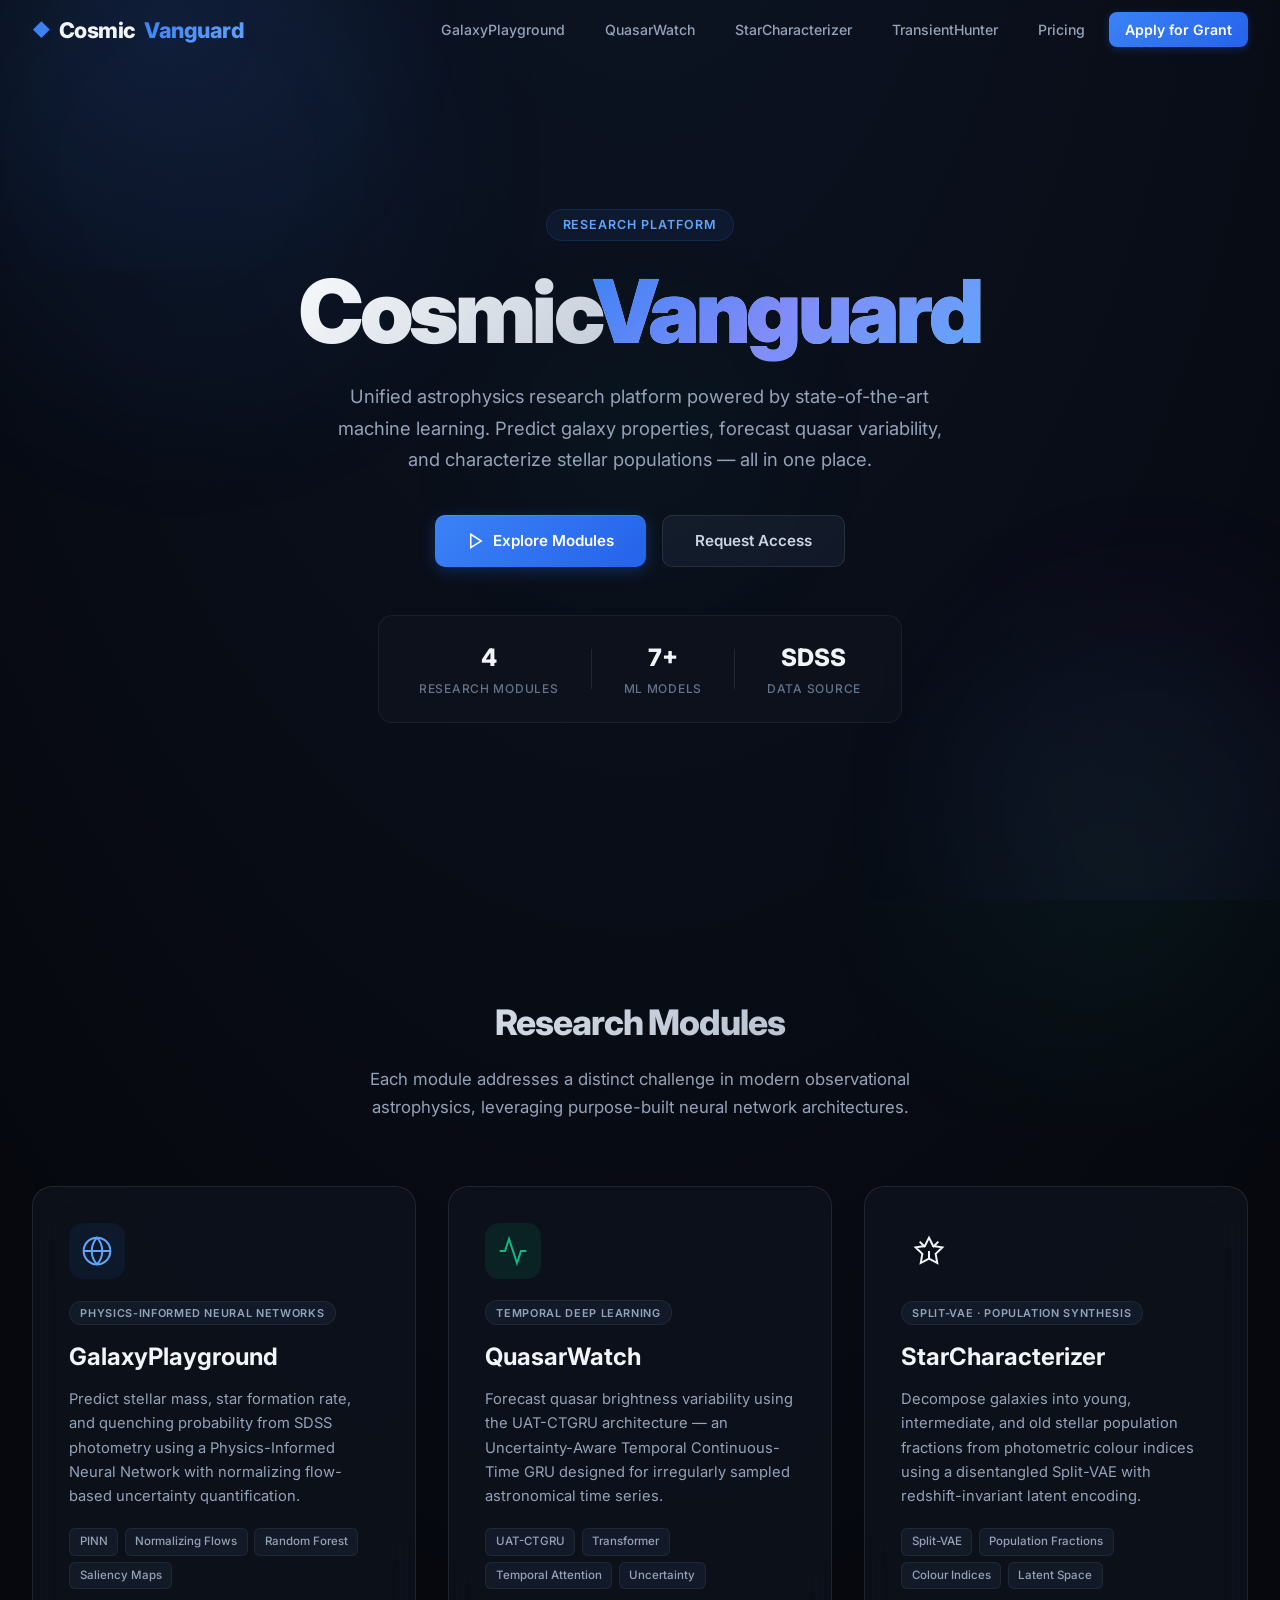
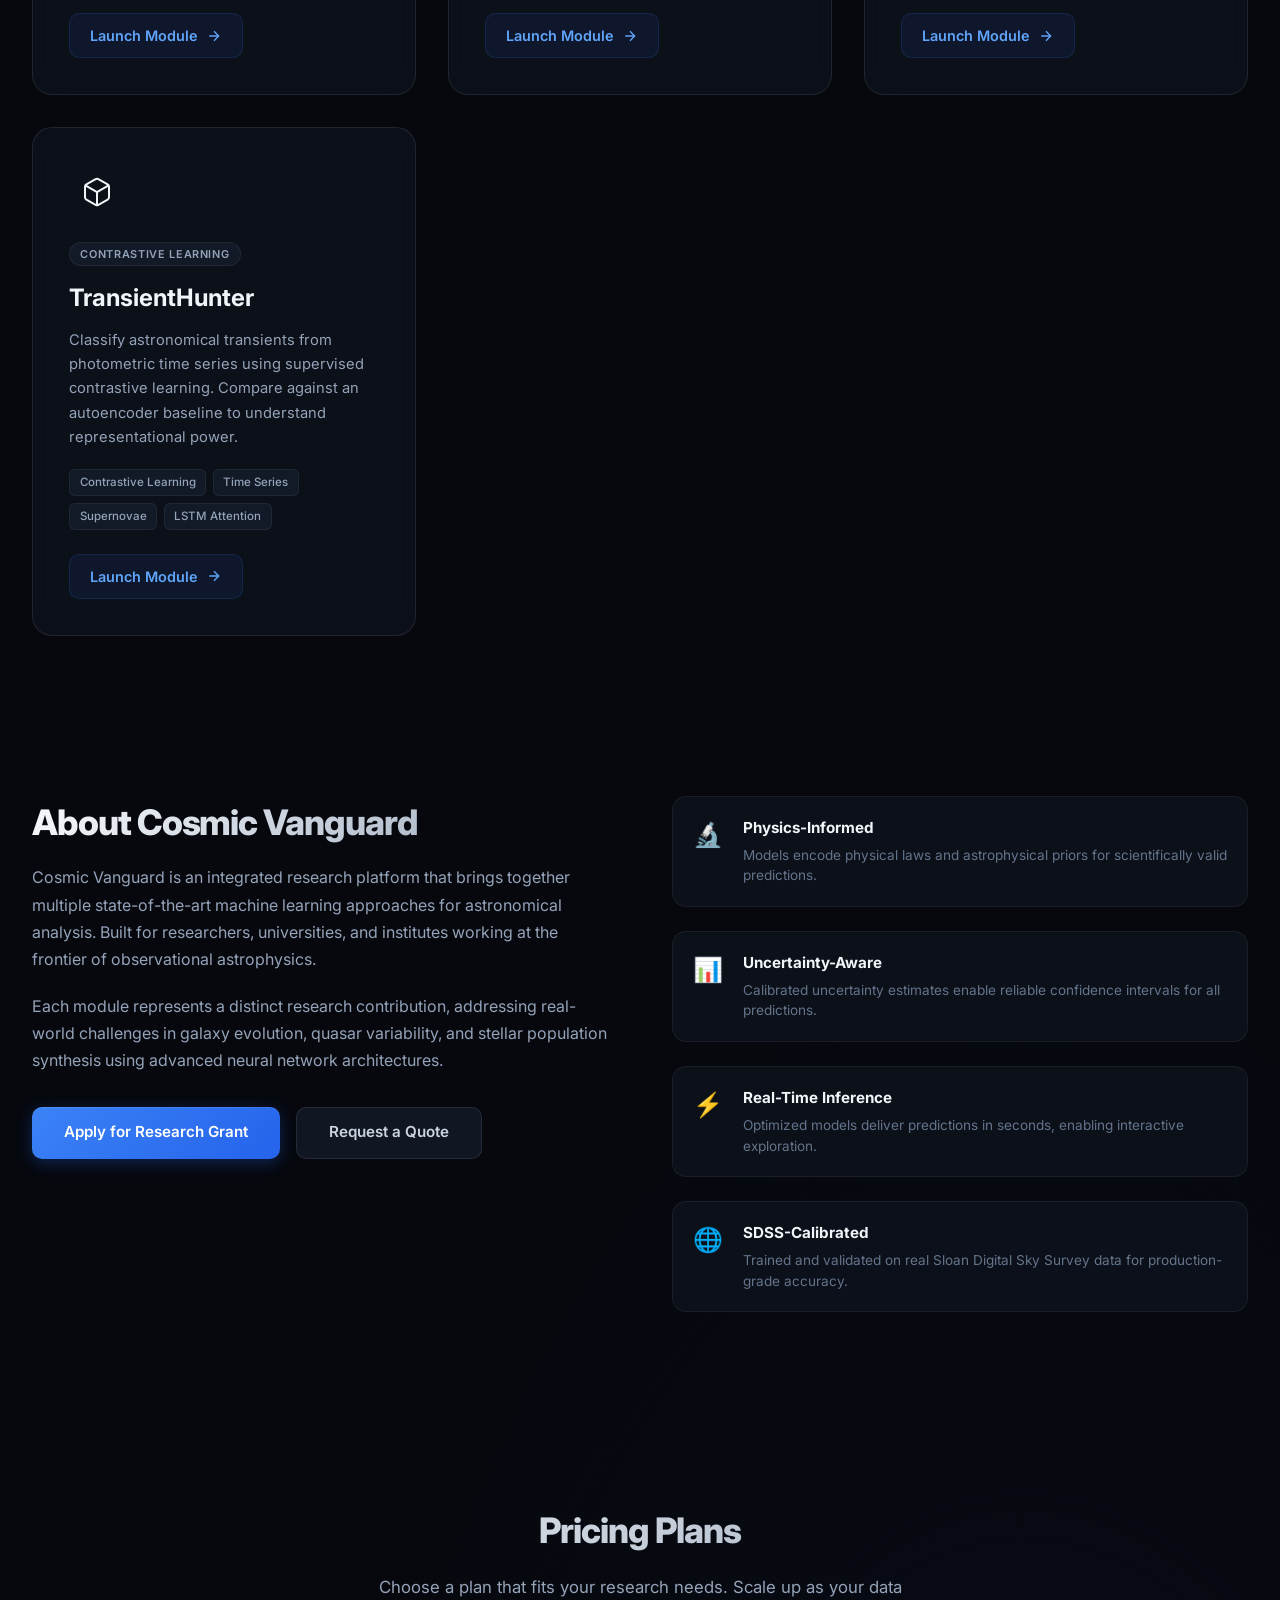
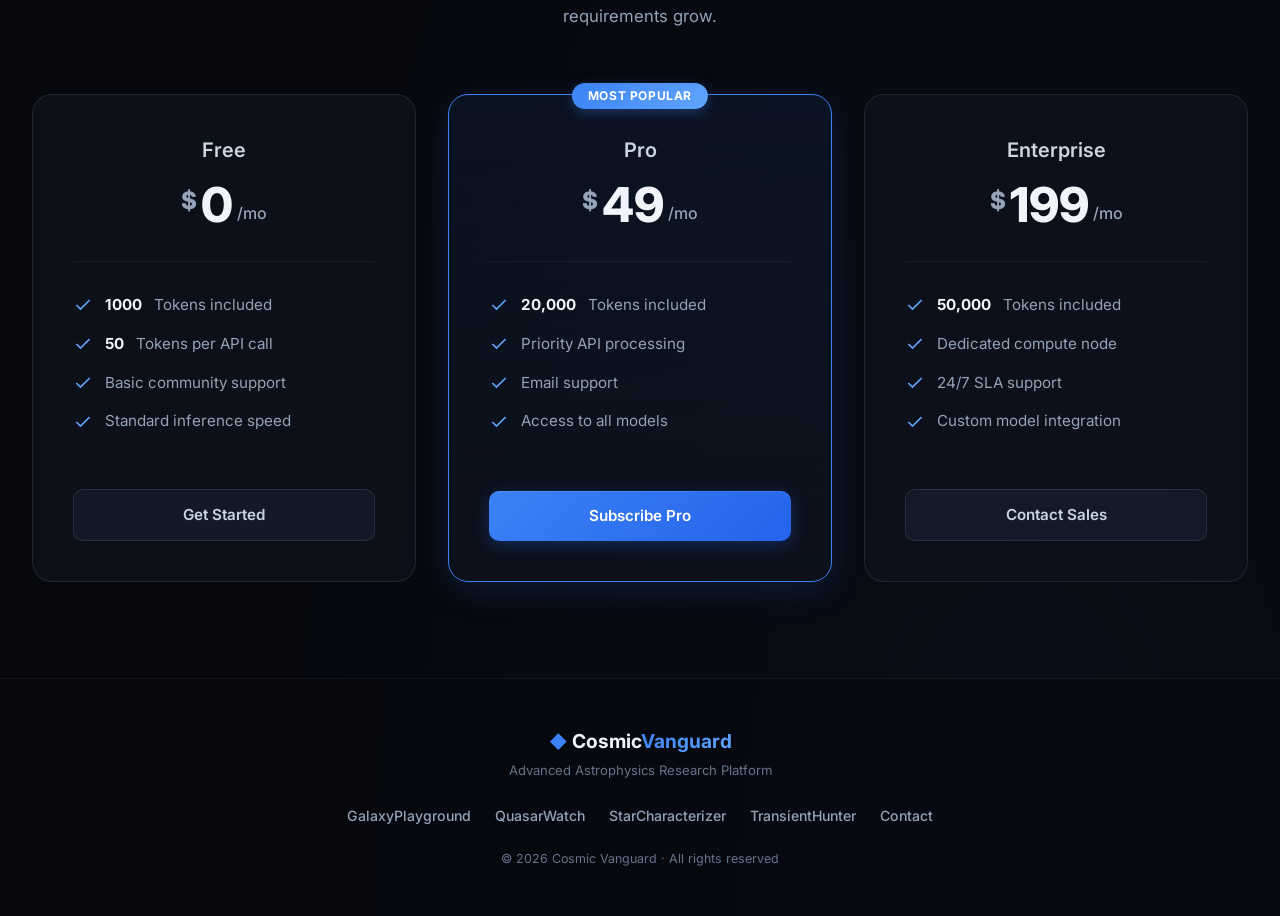
<file: static/index.html>
<!DOCTYPE html>
<html lang="en">

<head>
    <meta charset="UTF-8">
    <meta name="viewport" content="width=device-width, initial-scale=1.0">
    <title>Cosmic Vanguard — Advanced Astrophysics Research Platform</title>
    <meta name="description"
        content="Cosmic Vanguard unifies cutting-edge machine learning tools for galaxy property prediction, quasar light curve forecasting, and stellar population characterization.">
    <link rel="preconnect" href="https://fonts.googleapis.com">
    <link rel="preconnect" href="https://fonts.gstatic.com" crossorigin>
    <link
        href="https://fonts.googleapis.com/css2?family=Inter:wght@300;400;500;600;700;800;900&family=JetBrains+Mono:wght@400;500&display=swap"
        rel="stylesheet">
    <link rel="stylesheet" href="/static/style.css">
</head>

<body>
    <!-- Navigation -->
    <nav class="cv-nav" id="mainNav">
        <div class="nav-inner">
            <a href="/" class="nav-brand">
                <span class="brand-icon">◆</span>
                Cosmic<span class="brand-accent">Vanguard</span>
            </a>
            <div class="nav-links">
                <a href="/galaxy" class="nav-link">GalaxyPlayground</a>
                <a href="/quasar" class="nav-link">QuasarWatch</a>
                <a href="/starcharacterizer" class="nav-link">StarCharacterizer</a>
                <a href="/transient" class="nav-link">TransientHunter</a>
                <a href="#pricing" class="nav-link">Pricing</a>
                <a href="/contact" class="nav-link nav-link-cta">Apply for Grant</a>
            </div>
            <button class="nav-toggle" id="navToggle" aria-label="Menu">
                <span></span><span></span><span></span>
            </button>
        </div>
    </nav>

    <!-- Hero Section -->
    <section class="hero">
        <div class="hero-bg">
            <div class="hero-orb orb-1"></div>
            <div class="hero-orb orb-2"></div>
            <div class="hero-orb orb-3"></div>
        </div>
        <div class="hero-content">
            <div class="hero-badge">Research Platform</div>
            <h1 class="hero-title">
                Cosmic<span class="hero-accent">Vanguard</span>
            </h1>
            <p class="hero-subtitle">
                Unified astrophysics research platform powered by state-of-the-art machine learning.
                Predict galaxy properties, forecast quasar variability, and characterize stellar populations
                — all in one place.
            </p>
            <div class="hero-actions">
                <a href="#modules" class="btn-hero-primary">
                    <svg width="18" height="18" viewBox="0 0 24 24" fill="none" stroke="currentColor" stroke-width="2">
                        <polygon points="5 3 19 12 5 21 5 3"></polygon>
                    </svg>
                    Explore Modules
                </a>
                <a href="/contact" class="btn-hero-secondary">Request Access</a>
            </div>
            <div class="hero-stats">
                <div class="hero-stat">
                    <span class="stat-value">4</span>
                    <span class="stat-label">Research Modules</span>
                </div>
                <div class="stat-divider"></div>
                <div class="hero-stat">
                    <span class="stat-value">7+</span>
                    <span class="stat-label">ML Models</span>
                </div>
                <div class="stat-divider"></div>
                <div class="hero-stat">
                    <span class="stat-value">SDSS</span>
                    <span class="stat-label">Data Source</span>
                </div>
            </div>
        </div>
    </section>

    <!-- Module Cards -->
    <section class="modules-section" id="modules">
        <div class="section-container">
            <div class="section-header">
                <h2 class="section-title">Research Modules</h2>
                <p class="section-desc">Each module addresses a distinct challenge in modern observational astrophysics,
                    leveraging purpose-built neural network architectures.</p>
            </div>

            <div class="modules-grid">
                <!-- GalaxyPlayground -->
                <div class="module-card module-galaxy">
                    <div class="module-icon-wrap">
                        <svg width="32" height="32" viewBox="0 0 24 24" fill="none" stroke="currentColor"
                            stroke-width="1.5">
                            <circle cx="12" cy="12" r="10" />
                            <path
                                d="M12 2a15.3 15.3 0 0 1 4 10 15.3 15.3 0 0 1-4 10 15.3 15.3 0 0 1-4-10 15.3 15.3 0 0 1 4-10z" />
                            <line x1="2" y1="12" x2="22" y2="12" />
                        </svg>
                    </div>
                    <div class="module-badge">Physics-Informed Neural Networks</div>
                    <h3 class="module-title">GalaxyPlayground</h3>
                    <p class="module-desc">
                        Predict stellar mass, star formation rate, and quenching probability from SDSS photometry
                        using a Physics-Informed Neural Network with normalizing flow-based uncertainty quantification.
                    </p>
                    <div class="module-features">
                        <span class="feature-tag">PINN</span>
                        <span class="feature-tag">Normalizing Flows</span>
                        <span class="feature-tag">Random Forest</span>
                        <span class="feature-tag">Saliency Maps</span>
                    </div>
                    <a href="/galaxy" class="module-launch" id="launchGalaxy">
                        Launch Module
                        <svg width="16" height="16" viewBox="0 0 24 24" fill="none" stroke="currentColor"
                            stroke-width="2">
                            <line x1="5" y1="12" x2="19" y2="12" />
                            <polyline points="12 5 19 12 12 19" />
                        </svg>
                    </a>
                </div>

                <!-- QuasarWatch -->
                <div class="module-card module-quasar">
                    <div class="module-icon-wrap">
                        <svg width="32" height="32" viewBox="0 0 24 24" fill="none" stroke="currentColor"
                            stroke-width="1.5">
                            <polyline points="22 12 18 12 15 21 9 3 6 12 2 12" />
                        </svg>
                    </div>
                    <div class="module-badge">Temporal Deep Learning</div>
                    <h3 class="module-title">QuasarWatch</h3>
                    <p class="module-desc">
                        Forecast quasar brightness variability using the UAT-CTGRU architecture —
                        an Uncertainty-Aware Temporal Continuous-Time GRU designed for irregularly sampled
                        astronomical time series.
                    </p>
                    <div class="module-features">
                        <span class="feature-tag">UAT-CTGRU</span>
                        <span class="feature-tag">Transformer</span>
                        <span class="feature-tag">Temporal Attention</span>
                        <span class="feature-tag">Uncertainty</span>
                    </div>
                    <a href="/quasar" class="module-launch" id="launchQuasar">
                        Launch Module
                        <svg width="16" height="16" viewBox="0 0 24 24" fill="none" stroke="currentColor"
                            stroke-width="2">
                            <line x1="5" y1="12" x2="19" y2="12" />
                            <polyline points="12 5 19 12 12 19" />
                        </svg>
                    </a>
                </div>

                <!-- StarCharacterizer -->
                <div class="module-card module-starcharacterizer">
                    <div class="module-icon-wrap">
                        <svg width="32" height="32" viewBox="0 0 24 24" fill="none" stroke="currentColor"
                            stroke-width="1.5">
                            <polygon points="12 2 15.09 8.26 22 9.27 17 14.14 18.18 21.02 12 17.77 5.82 21.02 7 14.14 2 9.27 8.91 8.26 12 2" />
                            <line x1="12" y1="12" x2="12" y2="17.77" />
                            <line x1="5" y1="5" x2="9" y2="9" />
                            <line x1="19" y1="5" x2="15" y2="9" />
                        </svg>
                    </div>
                    <div class="module-badge">Split-VAE · Population Synthesis</div>
                    <h3 class="module-title">StarCharacterizer</h3>
                    <p class="module-desc">
                        Decompose galaxies into young, intermediate, and old stellar population fractions
                        from photometric colour indices using a disentangled Split-VAE with redshift-invariant
                        latent encoding.
                    </p>
                    <div class="module-features">
                        <span class="feature-tag">Split-VAE</span>
                        <span class="feature-tag">Population Fractions</span>
                        <span class="feature-tag">Colour Indices</span>
                        <span class="feature-tag">Latent Space</span>
                    </div>
                    <a href="/starcharacterizer" class="module-launch" id="launchStarCharacterizer">
                        Launch Module
                        <svg width="16" height="16" viewBox="0 0 24 24" fill="none" stroke="currentColor"
                            stroke-width="2">
                            <line x1="5" y1="12" x2="19" y2="12" />
                            <polyline points="12 5 19 12 12 19" />
                        </svg>
                    </a>
                </div>

                <!-- TransientHunter -->
                <div class="module-card module-transient">
                    <div class="module-icon-wrap">
                        <svg width="32" height="32" viewBox="0 0 24 24" fill="none" stroke="currentColor"
                            stroke-width="1.5">
                            <path
                                d="M21 16V8a2 2 0 0 0-1-1.73l-7-4a2 2 0 0 0-2 0l-7 4A2 2 0 0 0 3 8v8a2 2 0 0 0 1 1.73l7 4a2 2 0 0 0 2 0l7-4A2 2 0 0 0 21 16z">
                            </path>
                            <polyline points="3.27 6.96 12 12.01 20.73 6.96"></polyline>
                            <line x1="12" y1="22.08" x2="12" y2="12"></line>
                        </svg>
                    </div>
                    <div class="module-badge">Contrastive Learning</div>
                    <h3 class="module-title">TransientHunter</h3>
                    <p class="module-desc">
                        Classify astronomical transients from photometric time series using supervised contrastive
                        learning.
                        Compare against an autoencoder baseline to understand representational power.
                    </p>
                    <div class="module-features">
                        <span class="feature-tag">Contrastive Learning</span>
                        <span class="feature-tag">Time Series</span>
                        <span class="feature-tag">Supernovae</span>
                        <span class="feature-tag">LSTM Attention</span>
                    </div>
                    <a href="/transient" class="module-launch" id="launchTransient">
                        Launch Module
                        <svg width="16" height="16" viewBox="0 0 24 24" fill="none" stroke="currentColor"
                            stroke-width="2">
                            <line x1="5" y1="12" x2="19" y2="12" />
                            <polyline points="12 5 19 12 12 19" />
                        </svg>
                    </a>
                </div>
            </div>
        </div>
    </section>

    <!-- About Section -->
    <section class="about-section">
        <div class="section-container">
            <div class="about-grid">
                <div class="about-text">
                    <h2 class="section-title">About Cosmic Vanguard</h2>
                    <p>
                        Cosmic Vanguard is an integrated research platform that brings together multiple
                        state-of-the-art machine learning approaches for astronomical analysis. Built for
                        researchers, universities, and institutes working at the frontier of observational
                        astrophysics.
                    </p>
                    <p>
                        Each module represents a distinct research contribution, addressing real-world challenges
                        in galaxy evolution, quasar variability, and stellar population synthesis using
                        advanced neural network architectures.
                    </p>
                    <div class="about-cta">
                        <a href="/contact" class="btn-hero-primary">
                            Apply for Research Grant
                        </a>
                        <a href="/contact" class="btn-hero-secondary">
                            Request a Quote
                        </a>
                    </div>
                </div>
                <div class="about-features">
                    <div class="about-feature">
                        <div class="about-feature-icon">🔬</div>
                        <div>
                            <strong>Physics-Informed</strong>
                            <p>Models encode physical laws and astrophysical priors for scientifically valid
                                predictions.</p>
                        </div>
                    </div>
                    <div class="about-feature">
                        <div class="about-feature-icon">📊</div>
                        <div>
                            <strong>Uncertainty-Aware</strong>
                            <p>Calibrated uncertainty estimates enable reliable confidence intervals for all
                                predictions.</p>
                        </div>
                    </div>
                    <div class="about-feature">
                        <div class="about-feature-icon">⚡</div>
                        <div>
                            <strong>Real-Time Inference</strong>
                            <p>Optimized models deliver predictions in seconds, enabling interactive exploration.</p>
                        </div>
                    </div>
                    <div class="about-feature">
                        <div class="about-feature-icon">🌐</div>
                        <div>
                            <strong>SDSS-Calibrated</strong>
                            <p>Trained and validated on real Sloan Digital Sky Survey data for production-grade
                                accuracy.</p>
                        </div>
                    </div>
                </div>
            </div>
        </div>
    </section>

    <!-- Pricing Section -->
    <section class="pricing-section" id="pricing">
        <div class="section-container">
            <div class="section-header">
                <h2 class="section-title">Pricing Plans</h2>
                <p class="section-desc">Choose a plan that fits your research needs. Scale up as your data requirements grow.</p>
            </div>
            
            <div class="pricing-grid">
                <!-- Free Plan -->
                <div class="pricing-card">
                    <div class="pricing-header">
                        <h3 class="pricing-title">Free</h3>
                        <div class="pricing-price"><span>$</span>0<span>/mo</span></div>
                    </div>
                    <ul class="pricing-features">
                        <li><svg width="20" height="20" viewBox="0 0 24 24" fill="none" stroke="currentColor" stroke-width="2"><polyline points="20 6 9 17 4 12"></polyline></svg> <strong>1000</strong> Tokens included</li>
                        <li><svg width="20" height="20" viewBox="0 0 24 24" fill="none" stroke="currentColor" stroke-width="2"><polyline points="20 6 9 17 4 12"></polyline></svg> <strong>50</strong> Tokens per API call</li>
                        <li><svg width="20" height="20" viewBox="0 0 24 24" fill="none" stroke="currentColor" stroke-width="2"><polyline points="20 6 9 17 4 12"></polyline></svg> Basic community support</li>
                        <li><svg width="20" height="20" viewBox="0 0 24 24" fill="none" stroke="currentColor" stroke-width="2"><polyline points="20 6 9 17 4 12"></polyline></svg> Standard inference speed</li>
                    </ul>
                    <a href="/contact" class="btn-hero-secondary btn-pricing">Get Started</a>
                </div>

                <!-- Pro Plan -->
                <div class="pricing-card pricing-popular">
                    <div class="popular-badge">Most Popular</div>
                    <div class="pricing-header">
                        <h3 class="pricing-title">Pro</h3>
                        <div class="pricing-price"><span>$</span>49<span>/mo</span></div>
                    </div>
                    <ul class="pricing-features">
                        <li><svg width="20" height="20" viewBox="0 0 24 24" fill="none" stroke="currentColor" stroke-width="2"><polyline points="20 6 9 17 4 12"></polyline></svg> <strong>20,000</strong> Tokens included</li>
                        <li><svg width="20" height="20" viewBox="0 0 24 24" fill="none" stroke="currentColor" stroke-width="2"><polyline points="20 6 9 17 4 12"></polyline></svg> Priority API processing</li>
                        <li><svg width="20" height="20" viewBox="0 0 24 24" fill="none" stroke="currentColor" stroke-width="2"><polyline points="20 6 9 17 4 12"></polyline></svg> Email support</li>
                        <li><svg width="20" height="20" viewBox="0 0 24 24" fill="none" stroke="currentColor" stroke-width="2"><polyline points="20 6 9 17 4 12"></polyline></svg> Access to all models</li>
                    </ul>
                    <a href="/contact" class="btn-hero-primary btn-pricing">Subscribe Pro</a>
                </div>

                <!-- Enterprise Plan -->
                <div class="pricing-card">
                    <div class="pricing-header">
                        <h3 class="pricing-title">Enterprise</h3>
                        <div class="pricing-price"><span>$</span>199<span>/mo</span></div>
                    </div>
                    <ul class="pricing-features">
                        <li><svg width="20" height="20" viewBox="0 0 24 24" fill="none" stroke="currentColor" stroke-width="2"><polyline points="20 6 9 17 4 12"></polyline></svg> <strong>50,000</strong> Tokens included</li>
                        <li><svg width="20" height="20" viewBox="0 0 24 24" fill="none" stroke="currentColor" stroke-width="2"><polyline points="20 6 9 17 4 12"></polyline></svg> Dedicated compute node</li>
                        <li><svg width="20" height="20" viewBox="0 0 24 24" fill="none" stroke="currentColor" stroke-width="2"><polyline points="20 6 9 17 4 12"></polyline></svg> 24/7 SLA support</li>
                        <li><svg width="20" height="20" viewBox="0 0 24 24" fill="none" stroke="currentColor" stroke-width="2"><polyline points="20 6 9 17 4 12"></polyline></svg> Custom model integration</li>
                    </ul>
                    <a href="/contact" class="btn-hero-secondary btn-pricing">Contact Sales</a>
                </div>
            </div>
        </div>
    </section>

    <!-- Footer -->
    <footer class="cv-footer">
        <div class="section-container">
            <div class="footer-inner">
                <div class="footer-brand">
                    <span class="brand-icon">◆</span> Cosmic<span class="brand-accent">Vanguard</span>
                    <p class="footer-tagline">Advanced Astrophysics Research Platform</p>
                </div>
                <div class="footer-links">
                    <a href="/galaxy">GalaxyPlayground</a>
                    <a href="/quasar">QuasarWatch</a>
<a href="/starcharacterizer">StarCharacterizer</a>
                    <a href="/transient">TransientHunter</a>
                    <a href="/contact">Contact</a>
                </div>
                <div class="footer-copy">
                    © 2026 Cosmic Vanguard · All rights reserved
                </div>
            </div>
        </div>
    </footer>

    <script>
        // Mobile nav toggle
        const navToggle = document.getElementById('navToggle');
        const navLinks = document.querySelector('.nav-links');
        navToggle.addEventListener('click', () => {
            navLinks.classList.toggle('open');
            navToggle.classList.toggle('open');
        });

        // Scroll nav background
        window.addEventListener('scroll', () => {
            const nav = document.getElementById('mainNav');
            if (window.scrollY > 40) nav.classList.add('scrolled');
            else nav.classList.remove('scrolled');
        });

        // Smooth scroll to modules
        document.querySelectorAll('a[href^="#"]').forEach(a => {
            a.addEventListener('click', e => {
                e.preventDefault();
                const target = document.querySelector(a.getAttribute('href'));
                if (target) target.scrollIntoView({ behavior: 'smooth', block: 'start' });
            });
        });
    </script>
</body>

</html>
</file>
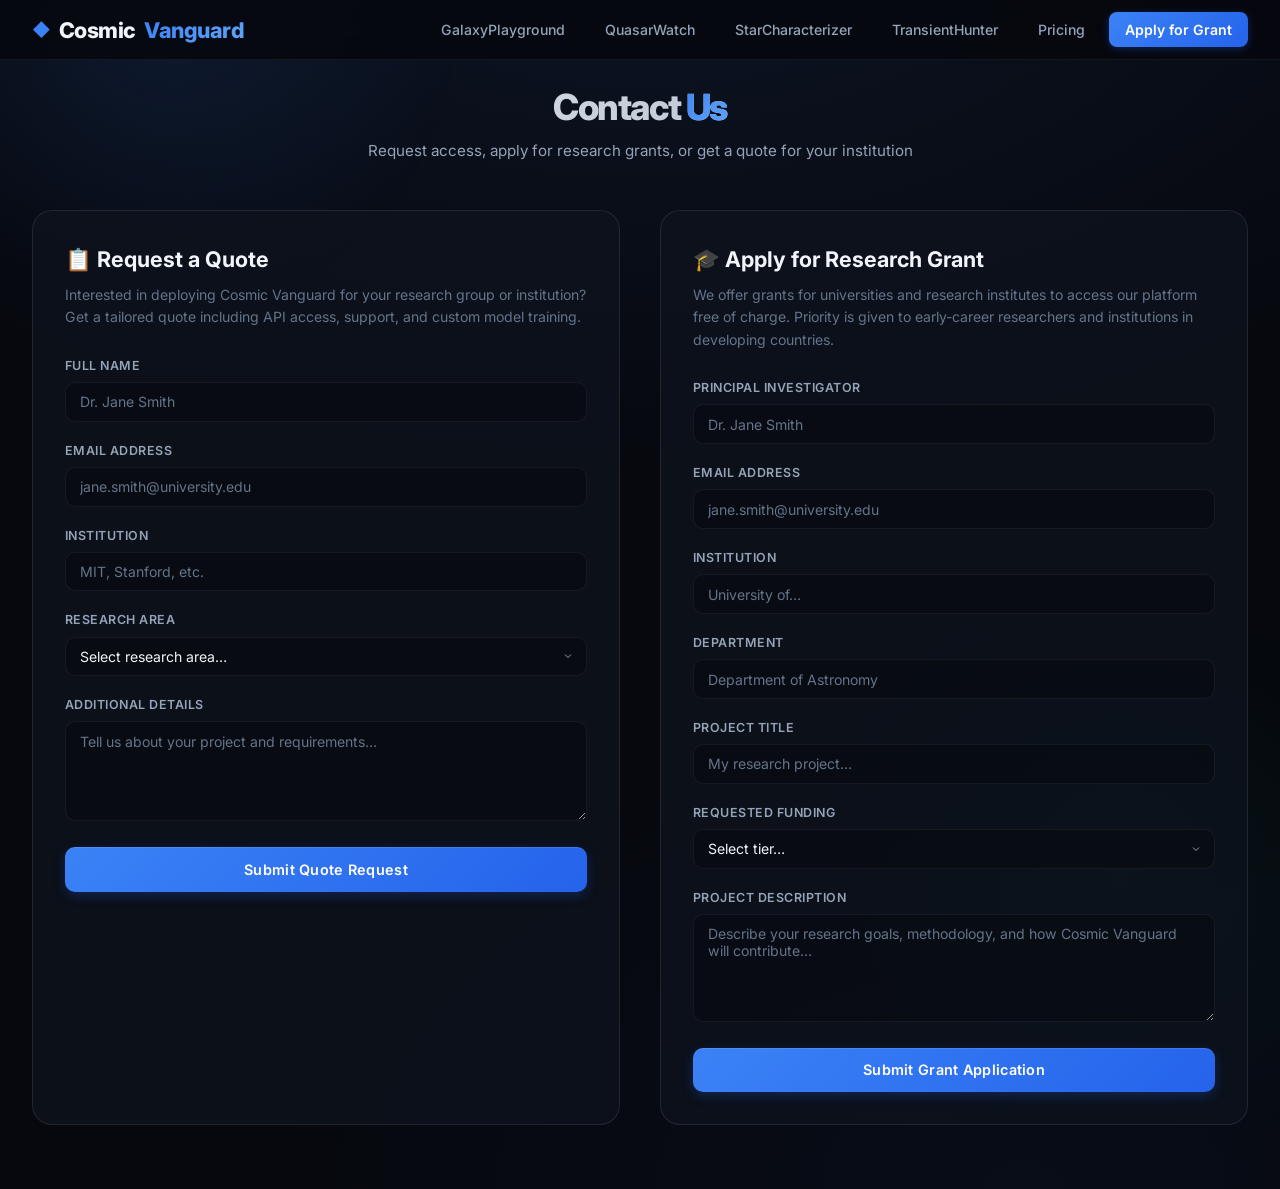
<file: static/contact.html>
<!DOCTYPE html>
<html lang="en">

<head>
    <meta charset="UTF-8">
    <meta name="viewport" content="width=device-width, initial-scale=1.0">
    <title>Contact — Cosmic Vanguard</title>
    <meta name="description"
        content="Request a quote or apply for a research grant to access Cosmic Vanguard's astrophysics research tools.">
    <link rel="preconnect" href="https://fonts.googleapis.com">
    <link rel="preconnect" href="https://fonts.gstatic.com" crossorigin>
    <link
        href="https://fonts.googleapis.com/css2?family=Inter:wght@300;400;500;600;700;800&family=JetBrains+Mono:wght@400;500&display=swap"
        rel="stylesheet">
    <link rel="stylesheet" href="/static/style.css">
</head>

<body>
    <!-- Navigation -->
    <nav class="cv-nav scrolled" id="mainNav">
        <div class="nav-inner">
            <a href="/" class="nav-brand">
                <span class="brand-icon">◆</span>
                Cosmic<span class="brand-accent">Vanguard</span>
            </a>
            <div class="nav-links">
                <a href="/galaxy" class="nav-link">GalaxyPlayground</a>
                <a href="/quasar" class="nav-link">QuasarWatch</a>
                <a href="/starcharacterizer" class="nav-link">StarCharacterizer</a>
                <a href="/transient" class="nav-link">TransientHunter</a>
                <a href="/#pricing" class="nav-link">Pricing</a>
                <a href="/contact" class="nav-link nav-link-cta active"
                    style="background: linear-gradient(135deg, #3b82f6, #2563eb) !important;">Apply for Grant</a>
            </div>
            <button class="nav-toggle" id="navToggle" aria-label="Menu">
                <span></span><span></span><span></span>
            </button>
        </div>
    </nav>

    <div class="app-container contact-page">
        <header>
            <div class="logo">Contact<span> Us</span></div>
            <p class="subtitle">Request access, apply for research grants, or get a quote for your institution</p>
        </header>

        <div class="contact-grid">
            <!-- Quote Request -->
            <div class="contact-card">
                <h2>📋 Request a Quote</h2>
                <p class="card-desc">
                    Interested in deploying Cosmic Vanguard for your research group or institution?
                    Get a tailored quote including API access, support, and custom model training.
                </p>
                <form id="quoteForm">
                    <div class="form-group">
                        <label for="q_name">Full Name</label>
                        <input type="text" id="q_name" placeholder="Dr. Jane Smith" required>
                    </div>
                    <div class="form-group">
                        <label for="q_email">Email Address</label>
                        <input type="email" id="q_email" placeholder="jane.smith@university.edu" required>
                    </div>
                    <div class="form-group">
                        <label for="q_institution">Institution</label>
                        <input type="text" id="q_institution" placeholder="MIT, Stanford, etc." required>
                    </div>
                    <div class="form-group">
                        <label for="q_area">Research Area</label>
                        <select id="q_area" required>
                            <option value="">Select research area…</option>
                            <option value="Galaxy Evolution">Galaxy Evolution</option>
                            <option value="Stellar Populations">Stellar Populations</option>
                            <option value="Quasar Physics">Quasar Physics</option>
                            <option value="Observational Cosmology">Observational Cosmology</option>
                            <option value="Computational Astrophysics">Computational Astrophysics</option>
                            <option value="Other">Other</option>
                        </select>
                    </div>
                    <div class="form-group">
                        <label for="q_message">Additional Details</label>
                        <textarea id="q_message" placeholder="Tell us about your project and requirements…"
                            rows="4"></textarea>
                    </div>
                    <button type="submit" class="btn-primary">Submit Quote Request</button>
                    <div class="hidden success-msg" id="quoteSuccess"></div>
                </form>
            </div>

            <!-- Grant Application -->
            <div class="contact-card">
                <h2>🎓 Apply for Research Grant</h2>
                <p class="card-desc">
                    We offer grants for universities and research institutes to access our platform free of charge.
                    Priority is given to early-career researchers and institutions in developing countries.
                </p>
                <form id="grantForm">
                    <div class="form-group">
                        <label for="g_pi">Principal Investigator</label>
                        <input type="text" id="g_pi" placeholder="Dr. Jane Smith" required>
                    </div>
                    <div class="form-group">
                        <label for="g_email">Email Address</label>
                        <input type="email" id="g_email" placeholder="jane.smith@university.edu" required>
                    </div>
                    <div class="form-group">
                        <label for="g_institution">Institution</label>
                        <input type="text" id="g_institution" placeholder="University of…" required>
                    </div>
                    <div class="form-group">
                        <label for="g_dept">Department</label>
                        <input type="text" id="g_dept" placeholder="Department of Astronomy" required>
                    </div>
                    <div class="form-group">
                        <label for="g_title">Project Title</label>
                        <input type="text" id="g_title" placeholder="My research project…" required>
                    </div>
                    <div class="form-group">
                        <label for="g_amount">Requested Funding</label>
                        <select id="g_amount" required>
                            <option value="">Select tier…</option>
                            <option value="starter">Starter (API access only)</option>
                            <option value="standard">Standard ($5,000 — includes training data)</option>
                            <option value="premium">Premium ($15,000 — includes custom models)</option>
                            <option value="enterprise">Enterprise ($50,000+ — full partnership)</option>
                        </select>
                    </div>
                    <div class="form-group">
                        <label for="g_desc">Project Description</label>
                        <textarea id="g_desc"
                            placeholder="Describe your research goals, methodology, and how Cosmic Vanguard will contribute…"
                            rows="5" required></textarea>
                    </div>
                    <button type="submit" class="btn-primary">Submit Grant Application</button>
                    <div class="hidden success-msg" id="grantSuccess"></div>
                </form>
            </div>
        </div>
    </div>

    <script>
        // Mobile nav
        const navToggle = document.getElementById('navToggle');
        const navLinks = document.querySelector('.nav-links');
        if (navToggle) navToggle.addEventListener('click', () => {
            navLinks.classList.toggle('open');
            navToggle.classList.toggle('open');
        });

        // Quote form
        document.getElementById('quoteForm').addEventListener('submit', async (e) => {
            e.preventDefault();
            const data = {
                name: document.getElementById('q_name').value,
                email: document.getElementById('q_email').value,
                institution: document.getElementById('q_institution').value,
                research_area: document.getElementById('q_area').value,
                message: document.getElementById('q_message').value || ''
            };

            try {
                const res = await fetch('/api/contact/quote', {
                    method: 'POST',
                    headers: { 'Content-Type': 'application/json' },
                    body: JSON.stringify(data)
                });
                const result = await res.json();
                const el = document.getElementById('quoteSuccess');
                el.textContent = result.message;
                el.classList.remove('hidden');
                e.target.reset();
            } catch (err) {
                alert('Submission failed: ' + err.message);
            }
        });

        // Grant form
        document.getElementById('grantForm').addEventListener('submit', async (e) => {
            e.preventDefault();
            const data = {
                pi_name: document.getElementById('g_pi').value,
                email: document.getElementById('g_email').value,
                institution: document.getElementById('g_institution').value,
                department: document.getElementById('g_dept').value,
                project_title: document.getElementById('g_title').value,
                funding_amount: document.getElementById('g_amount').value,
                description: document.getElementById('g_desc').value
            };

            try {
                const res = await fetch('/api/contact/grant', {
                    method: 'POST',
                    headers: { 'Content-Type': 'application/json' },
                    body: JSON.stringify(data)
                });
                const result = await res.json();
                const el = document.getElementById('grantSuccess');
                el.textContent = result.message;
                el.classList.remove('hidden');
                e.target.reset();
            } catch (err) {
                alert('Submission failed: ' + err.message);
            }
        });
    </script>
</body>

</html>
</file>
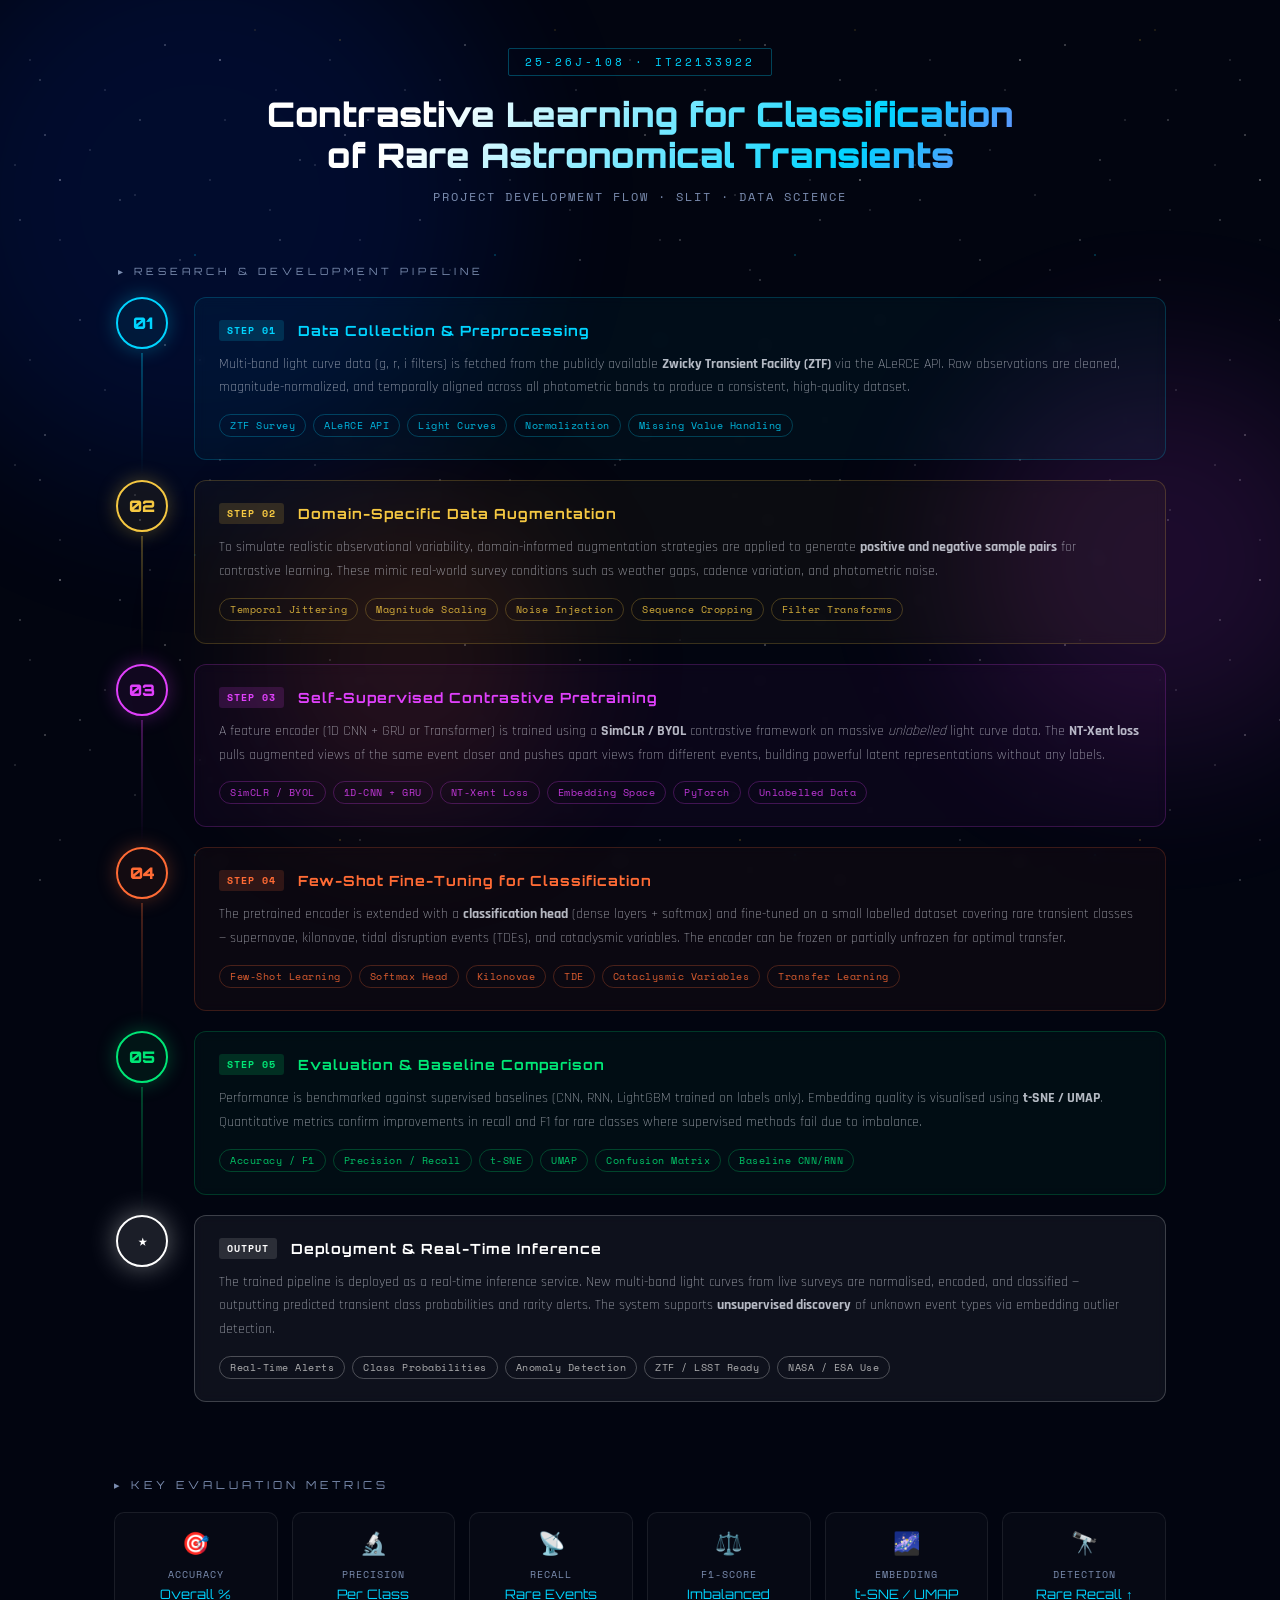
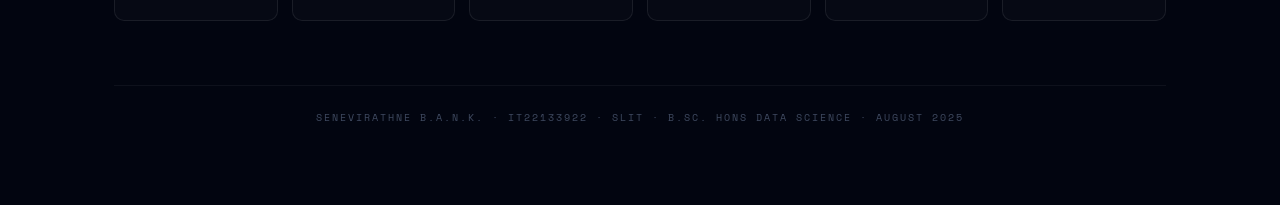
<file: assets/transient/system_flow.html>
<!DOCTYPE html>
<html lang="en">
<head>
<meta charset="UTF-8">
<meta name="viewport" content="width=device-width, initial-scale=1.0">
<title>Contrastive Learning for Rare Astronomical Transients – Project Flow</title>
<link href="https://fonts.googleapis.com/css2?family=Orbitron:wght@400;700;900&family=Space+Mono:wght@400;700&family=Rajdhani:wght@300;400;600;700&display=swap" rel="stylesheet">
<style>
  :root {
    --deep-space: #020510;
    --nebula-blue: #0a1628;
    --star-blue: #1a3a6e;
    --cyan-glow: #00d4ff;
    --gold: #f5c842;
    --supernova-orange: #ff6b35;
    --kilonova-magenta: #e040fb;
    --tde-green: #00e676;
    --white: #f0f4ff;
    --muted: #7b8db0;
  }

  * { margin: 0; padding: 0; box-sizing: border-box; }

  body {
    background: var(--deep-space);
    color: var(--white);
    font-family: 'Rajdhani', sans-serif;
    overflow-x: hidden;
    min-height: 100vh;
  }

  /* Starfield background */
  .stars {
    position: fixed;
    inset: 0;
    z-index: 0;
    overflow: hidden;
    pointer-events: none;
  }
  .stars::before, .stars::after {
    content: '';
    position: absolute;
    inset: 0;
    background-image:
      radial-gradient(1px 1px at 10% 20%, #fff 0%, transparent 100%),
      radial-gradient(1px 1px at 30% 50%, #fff 0%, transparent 100%),
      radial-gradient(1.5px 1.5px at 55% 15%, #fff 0%, transparent 100%),
      radial-gradient(1px 1px at 75% 40%, #fff 0%, transparent 100%),
      radial-gradient(1px 1px at 90% 70%, #fff 0%, transparent 100%),
      radial-gradient(1px 1px at 20% 80%, #fff 0%, transparent 100%),
      radial-gradient(1px 1px at 45% 65%, #fff 0%, transparent 100%),
      radial-gradient(1.5px 1.5px at 65% 85%, #00d4ff 0%, transparent 100%),
      radial-gradient(1px 1px at 5% 55%, #fff 0%, transparent 100%),
      radial-gradient(1px 1px at 85% 10%, #f5c842 0%, transparent 100%),
      radial-gradient(1px 1px at 35% 30%, #fff 0%, transparent 100%),
      radial-gradient(1px 1px at 50% 90%, #fff 0%, transparent 100%),
      radial-gradient(1px 1px at 70% 60%, #fff 0%, transparent 100%),
      radial-gradient(1.5px 1.5px at 15% 45%, #fff 0%, transparent 100%),
      radial-gradient(1px 1px at 92% 30%, #fff 0%, transparent 100%);
    background-size: 400px 400px;
    animation: drift 120s linear infinite;
    opacity: 0.6;
  }
  .stars::after {
    background-size: 300px 300px;
    animation-duration: 80s;
    animation-direction: reverse;
    opacity: 0.4;
  }
  @keyframes drift {
    from { transform: translateY(0); }
    to { transform: translateY(-400px); }
  }

  /* Nebula glow blobs */
  .nebula {
    position: fixed;
    border-radius: 50%;
    filter: blur(80px);
    opacity: 0.12;
    pointer-events: none;
    z-index: 0;
  }
  .nebula-1 { width: 600px; height: 600px; background: #0040ff; top: -100px; left: -100px; }
  .nebula-2 { width: 400px; height: 400px; background: #e040fb; top: 40%; right: -80px; }
  .nebula-3 { width: 300px; height: 300px; background: #ff6b35; bottom: 10%; left: 20%; }

  .container {
    position: relative;
    z-index: 1;
    max-width: 1100px;
    margin: 0 auto;
    padding: 48px 24px 80px;
  }

  /* ── HEADER ── */
  header {
    text-align: center;
    margin-bottom: 60px;
    animation: fadeDown 0.8s ease both;
  }
  @keyframes fadeDown {
    from { opacity: 0; transform: translateY(-30px); }
    to   { opacity: 1; transform: translateY(0); }
  }
  .badge {
    display: inline-block;
    font-family: 'Space Mono', monospace;
    font-size: 11px;
    letter-spacing: 3px;
    color: var(--cyan-glow);
    border: 1px solid rgba(0,212,255,0.3);
    padding: 5px 16px;
    border-radius: 2px;
    margin-bottom: 18px;
    text-transform: uppercase;
  }
  h1 {
    font-family: 'Orbitron', sans-serif;
    font-size: clamp(20px, 4vw, 34px);
    font-weight: 900;
    line-height: 1.2;
    background: linear-gradient(135deg, #fff 30%, var(--cyan-glow) 70%, var(--kilonova-magenta));
    -webkit-background-clip: text;
    -webkit-text-fill-color: transparent;
    background-clip: text;
    margin-bottom: 12px;
  }
  .subtitle {
    font-family: 'Space Mono', monospace;
    font-size: 12px;
    color: var(--muted);
    letter-spacing: 2px;
  }

  /* ── PHASE HEADER ── */
  .phase-label {
    font-family: 'Orbitron', sans-serif;
    font-size: 10px;
    letter-spacing: 4px;
    text-transform: uppercase;
    color: var(--muted);
    margin-bottom: 20px;
    padding-left: 4px;
  }

  /* ── FLOW PIPELINE ── */
  .pipeline {
    display: flex;
    flex-direction: column;
    gap: 0;
  }

  .stage {
    display: grid;
    grid-template-columns: 56px 1fr;
    gap: 0 24px;
    align-items: stretch;
    animation: fadeIn 0.6s ease both;
  }
  .stage:nth-child(1) { animation-delay: 0.1s; }
  .stage:nth-child(2) { animation-delay: 0.2s; }
  .stage:nth-child(3) { animation-delay: 0.3s; }
  .stage:nth-child(4) { animation-delay: 0.4s; }
  .stage:nth-child(5) { animation-delay: 0.5s; }
  .stage:nth-child(6) { animation-delay: 0.6s; }
  @keyframes fadeIn {
    from { opacity: 0; transform: translateX(-20px); }
    to   { opacity: 1; transform: translateX(0); }
  }

  /* Left spine */
  .spine {
    display: flex;
    flex-direction: column;
    align-items: center;
  }
  .node {
    width: 52px;
    height: 52px;
    border-radius: 50%;
    border: 2px solid;
    display: flex;
    align-items: center;
    justify-content: center;
    font-family: 'Orbitron', sans-serif;
    font-size: 16px;
    font-weight: 900;
    flex-shrink: 0;
    position: relative;
    z-index: 2;
    transition: transform 0.3s ease, box-shadow 0.3s ease;
  }
  .node:hover { transform: scale(1.15); }
  .connector {
    width: 2px;
    flex: 1;
    min-height: 24px;
    background: linear-gradient(to bottom, currentColor, transparent);
    opacity: 0.3;
    margin: 4px 0;
  }

  /* Card */
  .card {
    border: 1px solid rgba(255,255,255,0.07);
    border-radius: 12px;
    padding: 22px 24px 22px;
    margin-bottom: 20px;
    backdrop-filter: blur(6px);
    transition: border-color 0.3s, box-shadow 0.3s, transform 0.3s;
    cursor: default;
    position: relative;
    overflow: hidden;
  }
  .card::before {
    content: '';
    position: absolute;
    inset: 0;
    border-radius: 12px;
    opacity: 0;
    transition: opacity 0.3s;
  }
  .card:hover { transform: translateX(6px); }

  .card-header {
    display: flex;
    align-items: center;
    gap: 14px;
    margin-bottom: 12px;
  }
  .step-num {
    font-family: 'Space Mono', monospace;
    font-size: 10px;
    padding: 3px 8px;
    border-radius: 3px;
    letter-spacing: 1px;
    font-weight: 700;
    flex-shrink: 0;
  }
  .card-title {
    font-family: 'Orbitron', sans-serif;
    font-size: 14px;
    font-weight: 700;
    letter-spacing: 1px;
  }
  .card-body {
    font-size: 14px;
    line-height: 1.7;
    color: rgba(240,244,255,0.75);
    font-weight: 300;
    margin-bottom: 14px;
  }

  /* Tags */
  .tags {
    display: flex;
    flex-wrap: wrap;
    gap: 7px;
  }
  .tag {
    font-family: 'Space Mono', monospace;
    font-size: 10px;
    padding: 3px 10px;
    border-radius: 20px;
    letter-spacing: 0.5px;
    border: 1px solid;
    opacity: 0.85;
  }

  /* Color themes per stage */
  /* Stage 1 – cyan */
  .s1 .node { border-color: var(--cyan-glow); color: var(--cyan-glow); box-shadow: 0 0 20px rgba(0,212,255,0.3); background: rgba(0,212,255,0.07); }
  .s1 .connector { color: var(--cyan-glow); }
  .s1 .card { border-color: rgba(0,212,255,0.2); background: rgba(0,212,255,0.04); }
  .s1 .card:hover { border-color: rgba(0,212,255,0.5); box-shadow: 0 0 30px rgba(0,212,255,0.1); }
  .s1 .step-num { background: rgba(0,212,255,0.15); color: var(--cyan-glow); }
  .s1 .card-title { color: var(--cyan-glow); }
  .s1 .tag { border-color: rgba(0,212,255,0.3); color: var(--cyan-glow); }

  /* Stage 2 – gold */
  .s2 .node { border-color: var(--gold); color: var(--gold); box-shadow: 0 0 20px rgba(245,200,66,0.3); background: rgba(245,200,66,0.07); }
  .s2 .connector { color: var(--gold); }
  .s2 .card { border-color: rgba(245,200,66,0.2); background: rgba(245,200,66,0.04); }
  .s2 .card:hover { border-color: rgba(245,200,66,0.5); box-shadow: 0 0 30px rgba(245,200,66,0.1); }
  .s2 .step-num { background: rgba(245,200,66,0.15); color: var(--gold); }
  .s2 .card-title { color: var(--gold); }
  .s2 .tag { border-color: rgba(245,200,66,0.3); color: var(--gold); }

  /* Stage 3 – magenta */
  .s3 .node { border-color: var(--kilonova-magenta); color: var(--kilonova-magenta); box-shadow: 0 0 20px rgba(224,64,251,0.3); background: rgba(224,64,251,0.07); }
  .s3 .connector { color: var(--kilonova-magenta); }
  .s3 .card { border-color: rgba(224,64,251,0.2); background: rgba(224,64,251,0.04); }
  .s3 .card:hover { border-color: rgba(224,64,251,0.5); box-shadow: 0 0 30px rgba(224,64,251,0.1); }
  .s3 .step-num { background: rgba(224,64,251,0.15); color: var(--kilonova-magenta); }
  .s3 .card-title { color: var(--kilonova-magenta); }
  .s3 .tag { border-color: rgba(224,64,251,0.3); color: var(--kilonova-magenta); }

  /* Stage 4 – orange */
  .s4 .node { border-color: var(--supernova-orange); color: var(--supernova-orange); box-shadow: 0 0 20px rgba(255,107,53,0.3); background: rgba(255,107,53,0.07); }
  .s4 .connector { color: var(--supernova-orange); }
  .s4 .card { border-color: rgba(255,107,53,0.2); background: rgba(255,107,53,0.04); }
  .s4 .card:hover { border-color: rgba(255,107,53,0.5); box-shadow: 0 0 30px rgba(255,107,53,0.1); }
  .s4 .step-num { background: rgba(255,107,53,0.15); color: var(--supernova-orange); }
  .s4 .card-title { color: var(--supernova-orange); }
  .s4 .tag { border-color: rgba(255,107,53,0.3); color: var(--supernova-orange); }

  /* Stage 5 – green */
  .s5 .node { border-color: var(--tde-green); color: var(--tde-green); box-shadow: 0 0 20px rgba(0,230,118,0.3); background: rgba(0,230,118,0.07); }
  .s5 .connector { color: var(--tde-green); }
  .s5 .card { border-color: rgba(0,230,118,0.2); background: rgba(0,230,118,0.04); }
  .s5 .card:hover { border-color: rgba(0,230,118,0.5); box-shadow: 0 0 30px rgba(0,230,118,0.1); }
  .s5 .step-num { background: rgba(0,230,118,0.15); color: var(--tde-green); }
  .s5 .card-title { color: var(--tde-green); }
  .s5 .tag { border-color: rgba(0,230,118,0.3); color: var(--tde-green); }

  /* Stage 6 – white/star */
  .s6 .node { border-color: #fff; color: #fff; box-shadow: 0 0 28px rgba(255,255,255,0.4); background: rgba(255,255,255,0.1); }
  .s6 .connector { color: #fff; }
  .s6 .card { border-color: rgba(255,255,255,0.2); background: rgba(255,255,255,0.05); }
  .s6 .card:hover { border-color: rgba(255,255,255,0.4); box-shadow: 0 0 30px rgba(255,255,255,0.08); }
  .s6 .step-num { background: rgba(255,255,255,0.12); color: #fff; }
  .s6 .card-title { color: #fff; }
  .s6 .tag { border-color: rgba(255,255,255,0.3); color: #ccc; }

  /* ── METRICS ROW ── */
  .metrics-section {
    margin-top: 56px;
    animation: fadeIn 0.6s ease 0.8s both;
  }
  .metrics-title {
    font-family: 'Orbitron', sans-serif;
    font-size: 11px;
    letter-spacing: 4px;
    color: var(--muted);
    text-transform: uppercase;
    margin-bottom: 20px;
  }
  .metrics-grid {
    display: grid;
    grid-template-columns: repeat(auto-fit, minmax(150px, 1fr));
    gap: 14px;
  }
  .metric-card {
    border: 1px solid rgba(255,255,255,0.08);
    border-radius: 10px;
    padding: 18px 16px;
    text-align: center;
    background: rgba(255,255,255,0.02);
    transition: transform 0.3s, border-color 0.3s;
  }
  .metric-card:hover { transform: translateY(-4px); border-color: rgba(0,212,255,0.3); }
  .metric-icon { font-size: 22px; margin-bottom: 8px; }
  .metric-name {
    font-family: 'Space Mono', monospace;
    font-size: 10px;
    color: var(--muted);
    letter-spacing: 1px;
    margin-bottom: 4px;
  }
  .metric-value {
    font-family: 'Orbitron', sans-serif;
    font-size: 13px;
    color: var(--cyan-glow);
  }

  /* ── FOOTER ── */
  footer {
    margin-top: 64px;
    text-align: center;
    font-family: 'Space Mono', monospace;
    font-size: 10px;
    color: rgba(123,141,176,0.5);
    letter-spacing: 2px;
    border-top: 1px solid rgba(255,255,255,0.05);
    padding-top: 24px;
  }

  /* Pulse animation on nodes */
  @keyframes pulse {
    0%, 100% { box-shadow: 0 0 20px currentColor; }
    50% { box-shadow: 0 0 40px currentColor, 0 0 60px currentColor; }
  }
  .node { animation: pulse 3s ease-in-out infinite; }
</style>
</head>
<body>

<div class="stars"></div>
<div class="nebula nebula-1"></div>
<div class="nebula nebula-2"></div>
<div class="nebula nebula-3"></div>

<div class="container">

  <!-- HEADER -->
  <header>
    <div class="badge">25-26J-108 · IT22133922</div>
    <h1>Contrastive Learning for Classification<br>of Rare Astronomical Transients</h1>
    <p class="subtitle">PROJECT DEVELOPMENT FLOW · SLIT · DATA SCIENCE</p>
  </header>

  <!-- PIPELINE -->
  <div class="phase-label">▸ Research & Development Pipeline</div>
  <div class="pipeline">

    <!-- Stage 1 -->
    <div class="stage s1">
      <div class="spine">
        <div class="node">01</div>
        <div class="connector"></div>
      </div>
      <div class="card">
        <div class="card-header">
          <span class="step-num">STEP 01</span>
          <span class="card-title">Data Collection & Preprocessing</span>
        </div>
        <div class="card-body">
          Multi-band light curve data (g, r, i filters) is fetched from the publicly available <strong>Zwicky Transient Facility (ZTF)</strong> via the ALeRCE API. Raw observations are cleaned, magnitude-normalized, and temporally aligned across all photometric bands to produce a consistent, high-quality dataset.
        </div>
        <div class="tags">
          <span class="tag">ZTF Survey</span>
          <span class="tag">ALeRCE API</span>
          <span class="tag">Light Curves</span>
          <span class="tag">Normalization</span>
          <span class="tag">Missing Value Handling</span>
        </div>
      </div>
    </div>

    <!-- Stage 2 -->
    <div class="stage s2">
      <div class="spine">
        <div class="node">02</div>
        <div class="connector"></div>
      </div>
      <div class="card">
        <div class="card-header">
          <span class="step-num">STEP 02</span>
          <span class="card-title">Domain-Specific Data Augmentation</span>
        </div>
        <div class="card-body">
          To simulate realistic observational variability, domain-informed augmentation strategies are applied to generate <strong>positive and negative sample pairs</strong> for contrastive learning. These mimic real-world survey conditions such as weather gaps, cadence variation, and photometric noise.
        </div>
        <div class="tags">
          <span class="tag">Temporal Jittering</span>
          <span class="tag">Magnitude Scaling</span>
          <span class="tag">Noise Injection</span>
          <span class="tag">Sequence Cropping</span>
          <span class="tag">Filter Transforms</span>
        </div>
      </div>
    </div>

    <!-- Stage 3 -->
    <div class="stage s3">
      <div class="spine">
        <div class="node">03</div>
        <div class="connector"></div>
      </div>
      <div class="card">
        <div class="card-header">
          <span class="step-num">STEP 03</span>
          <span class="card-title">Self-Supervised Contrastive Pretraining</span>
        </div>
        <div class="card-body">
          A feature encoder (1D CNN + GRU or Transformer) is trained using a <strong>SimCLR / BYOL</strong> contrastive framework on massive <em>unlabelled</em> light curve data. The <strong>NT-Xent loss</strong> pulls augmented views of the same event closer and pushes apart views from different events, building powerful latent representations without any labels.
        </div>
        <div class="tags">
          <span class="tag">SimCLR / BYOL</span>
          <span class="tag">1D-CNN + GRU</span>
          <span class="tag">NT-Xent Loss</span>
          <span class="tag">Embedding Space</span>
          <span class="tag">PyTorch</span>
          <span class="tag">Unlabelled Data</span>
        </div>
      </div>
    </div>

    <!-- Stage 4 -->
    <div class="stage s4">
      <div class="spine">
        <div class="node">04</div>
        <div class="connector"></div>
      </div>
      <div class="card">
        <div class="card-header">
          <span class="step-num">STEP 04</span>
          <span class="card-title">Few-Shot Fine-Tuning for Classification</span>
        </div>
        <div class="card-body">
          The pretrained encoder is extended with a <strong>classification head</strong> (dense layers + softmax) and fine-tuned on a small labelled dataset covering rare transient classes — supernovae, kilonovae, tidal disruption events (TDEs), and cataclysmic variables. The encoder can be frozen or partially unfrozen for optimal transfer.
        </div>
        <div class="tags">
          <span class="tag">Few-Shot Learning</span>
          <span class="tag">Softmax Head</span>
          <span class="tag">Kilonovae</span>
          <span class="tag">TDE</span>
          <span class="tag">Cataclysmic Variables</span>
          <span class="tag">Transfer Learning</span>
        </div>
      </div>
    </div>

    <!-- Stage 5 -->
    <div class="stage s5">
      <div class="spine">
        <div class="node">05</div>
        <div class="connector"></div>
      </div>
      <div class="card">
        <div class="card-header">
          <span class="step-num">STEP 05</span>
          <span class="card-title">Evaluation & Baseline Comparison</span>
        </div>
        <div class="card-body">
          Performance is benchmarked against supervised baselines (CNN, RNN, LightGBM trained on labels only). Embedding quality is visualised using <strong>t-SNE / UMAP</strong>. Quantitative metrics confirm improvements in recall and F1 for rare classes where supervised methods fail due to imbalance.
        </div>
        <div class="tags">
          <span class="tag">Accuracy / F1</span>
          <span class="tag">Precision / Recall</span>
          <span class="tag">t-SNE</span>
          <span class="tag">UMAP</span>
          <span class="tag">Confusion Matrix</span>
          <span class="tag">Baseline CNN/RNN</span>
        </div>
      </div>
    </div>

    <!-- Stage 6 -->
    <div class="stage s6">
      <div class="spine">
        <div class="node">⭑</div>
      </div>
      <div class="card">
        <div class="card-header">
          <span class="step-num">OUTPUT</span>
          <span class="card-title">Deployment & Real-Time Inference</span>
        </div>
        <div class="card-body">
          The trained pipeline is deployed as a real-time inference service. New multi-band light curves from live surveys are normalised, encoded, and classified — outputting predicted transient class probabilities and rarity alerts. The system supports <strong>unsupervised discovery</strong> of unknown event types via embedding outlier detection.
        </div>
        <div class="tags">
          <span class="tag">Real-Time Alerts</span>
          <span class="tag">Class Probabilities</span>
          <span class="tag">Anomaly Detection</span>
          <span class="tag">ZTF / LSST Ready</span>
          <span class="tag">NASA / ESA Use</span>
        </div>
      </div>
    </div>

  </div><!-- /pipeline -->

  <!-- METRICS -->
  <div class="metrics-section">
    <div class="metrics-title">▸ Key Evaluation Metrics</div>
    <div class="metrics-grid">
      <div class="metric-card">
        <div class="metric-icon">🎯</div>
        <div class="metric-name">ACCURACY</div>
        <div class="metric-value">Overall %</div>
      </div>
      <div class="metric-card">
        <div class="metric-icon">🔬</div>
        <div class="metric-name">PRECISION</div>
        <div class="metric-value">Per Class</div>
      </div>
      <div class="metric-card">
        <div class="metric-icon">📡</div>
        <div class="metric-name">RECALL</div>
        <div class="metric-value">Rare Events</div>
      </div>
      <div class="metric-card">
        <div class="metric-icon">⚖️</div>
        <div class="metric-name">F1-SCORE</div>
        <div class="metric-value">Imbalanced</div>
      </div>
      <div class="metric-card">
        <div class="metric-icon">🌌</div>
        <div class="metric-name">EMBEDDING</div>
        <div class="metric-value">t-SNE / UMAP</div>
      </div>
      <div class="metric-card">
        <div class="metric-icon">🔭</div>
        <div class="metric-name">DETECTION</div>
        <div class="metric-value">Rare Recall ↑</div>
      </div>
    </div>
  </div>

  <!-- FOOTER -->
  <footer>
    SENEVIRATHNE B.A.N.K. · IT22133922 · SLIT · B.SC. HONS DATA SCIENCE · AUGUST 2025
  </footer>

</div><!-- /container -->
</body>
</html>
</file>
<file: static/style.css>
/* ═══════════════════════════════════════════
   Cosmic Vanguard — Unified Design System
   ═══════════════════════════════════════════ */

:root {
    --bg-body: #06080e;
    --bg-grad-start: #0d1525;
    --bg-grad-end: #040609;
    --surface-0: rgba(14, 19, 30, 0.75);
    --surface-1: rgba(22, 30, 46, 0.65);
    --surface-2: rgba(30, 40, 60, 0.45);
    --border-subtle: rgba(255, 255, 255, 0.06);
    --border-default: rgba(255, 255, 255, 0.09);
    --border-hover: rgba(255, 255, 255, 0.15);
    --accent: #3b82f6;
    --accent-bright: #60a5fa;
    --accent-glow: rgba(59, 130, 246, 0.35);
    --accent-surface: rgba(59, 130, 246, 0.08);
    --emerald: #10b981;
    --emerald-surface: rgba(16, 185, 129, 0.10);
    --red: #ef4444;
    --red-surface: rgba(239, 68, 68, 0.10);
    --amber: #f59e0b;
    --amber-surface: rgba(245, 158, 11, 0.10);
    --purple: #8b5cf6;
    --purple-surface: rgba(139, 92, 246, 0.10);
    --cyan: #22d3ee;
    --text-0: #f1f5f9;
    --text-1: #cbd5e1;
    --text-2: #94a3b8;
    --text-3: #64748b;
    --mono: 'JetBrains Mono', 'Fira Code', monospace;
    --sans: 'Inter', -apple-system, BlinkMacSystemFont, "Segoe UI", Roboto, sans-serif;
    --radius-xl: 20px;
    --radius-lg: 14px;
    --radius-md: 10px;
    --radius-sm: 6px;
    --ease-out: cubic-bezier(0.16, 1, 0.3, 1);
    --ease-spring: cubic-bezier(0.34, 1.56, 0.64, 1);
}

*,
*::before,
*::after {
    box-sizing: border-box;
    margin: 0;
    padding: 0;
}

body {
    background: var(--bg-body);
    background-image:
        radial-gradient(ellipse 80% 50% at 50% -10%, var(--bg-grad-start), transparent),
        radial-gradient(ellipse 60% 40% at 80% 100%, rgba(59, 130, 246, 0.04), transparent);
    color: var(--text-0);
    font-family: var(--sans);
    min-height: 100vh;
    line-height: 1.5;
    -webkit-font-smoothing: antialiased;
}

body::before {
    content: '';
    position: fixed;
    top: -25%;
    left: -15%;
    width: 55%;
    height: 55%;
    background: radial-gradient(circle, rgba(59, 130, 246, 0.10), transparent 70%);
    z-index: -1;
    pointer-events: none;
}

body::after {
    content: '';
    position: fixed;
    bottom: -25%;
    right: -15%;
    width: 55%;
    height: 55%;
    background: radial-gradient(circle, rgba(16, 185, 129, 0.06), transparent 70%);
    z-index: -1;
    pointer-events: none;
}

/* ═══ Navigation ═══ */
.cv-nav {
    position: fixed;
    top: 0;
    left: 0;
    right: 0;
    z-index: 100;
    padding: 0.75rem 0;
    transition: all 0.3s ease;
    background: transparent;
}

.cv-nav.scrolled {
    background: rgba(6, 8, 14, 0.85);
    backdrop-filter: blur(16px);
    border-bottom: 1px solid var(--border-subtle);
}

.nav-inner {
    max-width: 1320px;
    margin: 0 auto;
    display: flex;
    align-items: center;
    justify-content: space-between;
    padding: 0 2rem;
}

.nav-brand {
    font-size: 1.35rem;
    font-weight: 800;
    text-decoration: none;
    color: var(--text-0);
    display: flex;
    align-items: center;
    gap: 0.5rem;
    letter-spacing: -0.02em;
}

.brand-icon {
    color: var(--accent);
    font-size: 1.1rem;
}

.brand-accent {
    background: linear-gradient(135deg, var(--accent) 0%, var(--accent-bright) 100%);
    background-clip: text;
    -webkit-background-clip: text;
    -webkit-text-fill-color: transparent;
}

.nav-links {
    display: flex;
    align-items: center;
    gap: 0.5rem;
}

.nav-link {
    padding: 0.45rem 1rem;
    color: var(--text-2);
    text-decoration: none;
    font-size: 0.88rem;
    font-weight: 500;
    border-radius: 8px;
    transition: all 0.2s ease;
}

.nav-link:hover {
    color: var(--text-0);
    background: var(--surface-2);
}

.nav-link.active {
    color: var(--accent-bright);
    background: var(--accent-surface);
}

.nav-link-cta {
    background: linear-gradient(135deg, #3b82f6, #2563eb) !important;
    color: white !important;
    font-weight: 600;
    box-shadow: 0 2px 8px rgba(37, 99, 235, 0.3);
}

.nav-link-cta:hover {
    transform: translateY(-1px);
    box-shadow: 0 4px 12px rgba(37, 99, 235, 0.4);
}

.nav-toggle {
    display: none;
    background: none;
    border: none;
    cursor: pointer;
    padding: 4px;
}

.nav-toggle span {
    display: block;
    width: 22px;
    height: 2px;
    background: var(--text-1);
    margin: 5px 0;
    transition: all 0.3s ease;
    border-radius: 1px;
}

@media (max-width: 768px) {
    .nav-toggle {
        display: block;
    }

    .nav-links {
        position: absolute;
        top: 100%;
        left: 0;
        right: 0;
        background: rgba(6, 8, 14, 0.95);
        backdrop-filter: blur(20px);
        flex-direction: column;
        padding: 1rem;
        gap: 0.25rem;
        border-bottom: 1px solid var(--border-subtle);
        display: none;
    }

    .nav-links.open {
        display: flex;
    }

    .nav-link {
        width: 100%;
        text-align: center;
        padding: 0.75rem;
    }

    .nav-toggle.open span:nth-child(1) {
        transform: rotate(45deg) translate(5px, 5px);
    }

    .nav-toggle.open span:nth-child(2) {
        opacity: 0;
    }

    .nav-toggle.open span:nth-child(3) {
        transform: rotate(-45deg) translate(5px, -5px);
    }
}

/* ═══ Hero Section ═══ */
.hero {
    min-height: 100vh;
    display: flex;
    align-items: center;
    justify-content: center;
    position: relative;
    overflow: hidden;
    padding: 6rem 2rem 4rem;
}

.hero-bg {
    position: absolute;
    inset: 0;
    pointer-events: none;
}

.hero-orb {
    position: absolute;
    border-radius: 50%;
    filter: blur(80px);
    opacity: 0.4;
    animation: orbFloat 20s ease-in-out infinite;
}

.orb-1 {
    width: 500px;
    height: 500px;
    background: rgba(59, 130, 246, 0.15);
    top: -10%;
    left: -5%;
}

.orb-2 {
    width: 400px;
    height: 400px;
    background: rgba(139, 92, 246, 0.12);
    bottom: -10%;
    right: -5%;
    animation-delay: -7s;
}

.orb-3 {
    width: 300px;
    height: 300px;
    background: rgba(16, 185, 129, 0.08);
    top: 50%;
    left: 50%;
    transform: translate(-50%, -50%);
    animation-delay: -14s;
}

@keyframes orbFloat {

    0%,
    100% {
        transform: translate(0, 0);
    }

    33% {
        transform: translate(30px, -20px);
    }

    66% {
        transform: translate(-20px, 30px);
    }
}

.hero-content {
    text-align: center;
    max-width: 800px;
    position: relative;
    z-index: 1;
    animation: fadeUp 0.8s var(--ease-out);
}

.hero-badge {
    display: inline-block;
    padding: 0.35rem 1rem;
    border-radius: 20px;
    background: var(--accent-surface);
    border: 1px solid rgba(59, 130, 246, 0.15);
    color: var(--accent-bright);
    font-size: 0.78rem;
    font-weight: 600;
    text-transform: uppercase;
    letter-spacing: 0.08em;
    margin-bottom: 1.5rem;
}

.hero-title {
    font-size: clamp(3rem, 7vw, 5.5rem);
    font-weight: 900;
    letter-spacing: -0.04em;
    line-height: 1.05;
    margin-bottom: 1.5rem;
    background: linear-gradient(135deg, #f8fafc 0%, #94a3b8 100%);
    background-clip: text;
    -webkit-background-clip: text;
    -webkit-text-fill-color: transparent;
}

.hero-accent {
    background: linear-gradient(135deg, var(--accent) 0%, #818cf8 50%, var(--accent-bright) 100%);
    background-clip: text;
    -webkit-background-clip: text;
    -webkit-text-fill-color: transparent;
}

.hero-subtitle {
    font-size: 1.15rem;
    line-height: 1.7;
    color: var(--text-2);
    max-width: 620px;
    margin: 0 auto 2.5rem;
}

.hero-actions {
    display: flex;
    gap: 1rem;
    justify-content: center;
    flex-wrap: wrap;
    margin-bottom: 3rem;
}

.btn-hero-primary {
    display: inline-flex;
    align-items: center;
    gap: 0.5rem;
    padding: 0.85rem 2rem;
    background: linear-gradient(135deg, #3b82f6 0%, #2563eb 100%);
    color: white;
    text-decoration: none;
    border-radius: var(--radius-md);
    font-weight: 600;
    font-size: 0.95rem;
    box-shadow: 0 4px 16px rgba(37, 99, 235, 0.3), inset 0 1px 0 rgba(255, 255, 255, 0.1);
    transition: all 0.25s var(--ease-out);
    border: none;
    cursor: pointer;
}

.btn-hero-primary:hover {
    transform: translateY(-2px);
    box-shadow: 0 8px 24px rgba(37, 99, 235, 0.4), inset 0 1px 0 rgba(255, 255, 255, 0.1);
}

.btn-hero-secondary {
    display: inline-flex;
    align-items: center;
    padding: 0.85rem 2rem;
    background: var(--surface-2);
    border: 1px solid var(--border-default);
    color: var(--text-1);
    text-decoration: none;
    border-radius: var(--radius-md);
    font-weight: 600;
    font-size: 0.95rem;
    transition: all 0.25s var(--ease-out);
}

.btn-hero-secondary:hover {
    background: var(--surface-1);
    border-color: var(--border-hover);
    color: var(--text-0);
    transform: translateY(-1px);
}

.hero-stats {
    display: flex;
    justify-content: center;
    align-items: center;
    gap: 2rem;
    padding: 1.5rem 2.5rem;
    background: var(--surface-0);
    border: 1px solid var(--border-subtle);
    border-radius: var(--radius-lg);
    backdrop-filter: blur(12px);
    display: inline-flex;
}

.hero-stat {
    text-align: center;
}

.stat-value {
    display: block;
    font-size: 1.5rem;
    font-weight: 800;
    color: var(--text-0);
}

.stat-label {
    display: block;
    font-size: 0.75rem;
    color: var(--text-3);
    font-weight: 500;
    text-transform: uppercase;
    letter-spacing: 0.06em;
    margin-top: 0.25rem;
}

.stat-divider {
    width: 1px;
    height: 40px;
    background: var(--border-default);
}

/* ═══ Sections ═══ */
.section-container {
    max-width: 1320px;
    margin: 0 auto;
    padding: 0 2rem;
}

.modules-section {
    padding: 6rem 0;
}

.section-header {
    text-align: center;
    margin-bottom: 4rem;
}

.section-title {
    font-size: 2.2rem;
    font-weight: 800;
    letter-spacing: -0.03em;
    margin-bottom: 1rem;
    background: linear-gradient(135deg, #f8fafc 0%, #94a3b8 100%);
    background-clip: text;
    -webkit-background-clip: text;
    -webkit-text-fill-color: transparent;
}

.section-desc {
    color: var(--text-2);
    font-size: 1.05rem;
    max-width: 600px;
    margin: 0 auto;
    line-height: 1.7;
}

/* ═══ Module Cards ═══ */
.modules-grid {
    display: grid;
    grid-template-columns: repeat(auto-fit, minmax(340px, 1fr));
    gap: 2rem;
}

.module-card {
    background: var(--surface-0);
    backdrop-filter: blur(16px);
    border: 1px solid var(--border-default);
    border-radius: var(--radius-xl);
    padding: 2.25rem;
    position: relative;
    overflow: hidden;
    transition: all 0.35s var(--ease-out);
}

.module-card::before {
    content: '';
    position: absolute;
    top: 0;
    left: 0;
    right: 0;
    height: 3px;
    opacity: 0;
    transition: opacity 0.3s ease;
}

.module-galaxy::before {
    background: linear-gradient(90deg, #3b82f6, #60a5fa);
}

.module-quasar::before {
    background: linear-gradient(90deg, #10b981, #34d399);
}

.module-starforge::before {
    background: linear-gradient(90deg, #8b5cf6, #a78bfa);
}

.module-card:hover {
    transform: translateY(-4px);
    border-color: var(--border-hover);
}

.module-card:hover::before {
    opacity: 1;
}

.module-icon-wrap {
    width: 56px;
    height: 56px;
    display: flex;
    align-items: center;
    justify-content: center;
    border-radius: 14px;
    margin-bottom: 1.25rem;
}

.module-galaxy .module-icon-wrap {
    background: var(--accent-surface);
    color: var(--accent-bright);
}

.module-quasar .module-icon-wrap {
    background: var(--emerald-surface);
    color: var(--emerald);
}

.module-starforge .module-icon-wrap {
    background: var(--purple-surface);
    color: var(--purple);
}

.module-badge {
    display: inline-block;
    padding: 0.2rem 0.65rem;
    border-radius: 12px;
    font-size: 0.68rem;
    font-weight: 600;
    text-transform: uppercase;
    letter-spacing: 0.06em;
    margin-bottom: 0.85rem;
    background: var(--surface-2);
    color: var(--text-2);
    border: 1px solid var(--border-subtle);
}

.module-title {
    font-size: 1.5rem;
    font-weight: 700;
    margin-bottom: 0.75rem;
    color: var(--text-0);
}

.module-desc {
    color: var(--text-2);
    font-size: 0.92rem;
    line-height: 1.65;
    margin-bottom: 1.25rem;
}

.module-features {
    display: flex;
    flex-wrap: wrap;
    gap: 0.4rem;
    margin-bottom: 1.5rem;
}

.feature-tag {
    padding: 0.25rem 0.6rem;
    border-radius: 6px;
    font-size: 0.72rem;
    font-weight: 500;
    background: var(--surface-2);
    color: var(--text-2);
    border: 1px solid var(--border-subtle);
}

.module-launch {
    display: inline-flex;
    align-items: center;
    gap: 0.5rem;
    color: var(--accent-bright);
    text-decoration: none;
    font-weight: 600;
    font-size: 0.9rem;
    padding: 0.65rem 1.25rem;
    border-radius: var(--radius-md);
    background: var(--accent-surface);
    border: 1px solid rgba(59, 130, 246, 0.15);
    transition: all 0.2s ease;
}

.module-launch:hover {
    background: rgba(59, 130, 246, 0.15);
    transform: translateX(4px);
}

/* ═══ About Section ═══ */
.about-section {
    padding: 4rem 0 6rem;
}

.about-grid {
    display: grid;
    grid-template-columns: 1fr 1fr;
    gap: 4rem;
    align-items: start;
}

.about-text p {
    color: var(--text-2);
    font-size: 1rem;
    line-height: 1.7;
    margin-bottom: 1.25rem;
}

.about-cta {
    display: flex;
    gap: 1rem;
    margin-top: 2rem;
    flex-wrap: wrap;
}

.about-features {
    display: flex;
    flex-direction: column;
    gap: 1.5rem;
}

.about-feature {
    display: flex;
    gap: 1.25rem;
    align-items: flex-start;
    padding: 1.25rem;
    border-radius: var(--radius-lg);
    background: var(--surface-0);
    border: 1px solid var(--border-subtle);
}

.about-feature-icon {
    font-size: 1.5rem;
    flex-shrink: 0;
}

.about-feature strong {
    color: var(--text-0);
    display: block;
    margin-bottom: 0.35rem;
    font-size: 0.95rem;
}

.about-feature p {
    color: var(--text-3);
    font-size: 0.85rem;
    line-height: 1.5;
    margin: 0;
}

@media (max-width: 768px) {
    .about-grid {
        grid-template-columns: 1fr;
        gap: 2.5rem;
    }
}

/* ═══ Footer ═══ */
.cv-footer {
    padding: 3rem 0;
    border-top: 1px solid var(--border-subtle);
    background: rgba(6, 8, 14, 0.5);
}

.footer-inner {
    display: flex;
    flex-direction: column;
    align-items: center;
    gap: 1.5rem;
    text-align: center;
}

.footer-brand {
    font-size: 1.2rem;
    font-weight: 700;
}

.footer-tagline {
    color: var(--text-3);
    font-size: 0.82rem;
    margin-top: 0.3rem;
    font-weight: 400;
}

.footer-links {
    display: flex;
    gap: 1.5rem;
    flex-wrap: wrap;
    justify-content: center;
}

.footer-links a {
    color: var(--text-2);
    text-decoration: none;
    font-size: 0.88rem;
    font-weight: 500;
    transition: color 0.2s;
}

.footer-links a:hover {
    color: var(--text-0);
}

.footer-copy {
    color: var(--text-3);
    font-size: 0.78rem;
}

/* ═══ Animations ═══ */
@keyframes fadeUp {
    from {
        opacity: 0;
        transform: translateY(16px);
    }

    to {
        opacity: 1;
        transform: translateY(0);
    }
}

@keyframes spin {
    to {
        transform: rotate(360deg);
    }
}

.hidden {
    display: none !important;
}

/* ═══════════════════════════════════════════
   Module Page Shared Styles
   ═══════════════════════════════════════════ */

.app-container {
    max-width: 1320px;
    margin: 0 auto;
    width: 100%;
    padding: 5rem 2rem 4rem;
}

header {
    margin-bottom: 3rem;
    text-align: center;
}

.logo {
    font-size: 2.25rem;
    font-weight: 800;
    letter-spacing: -0.04em;
    background: linear-gradient(135deg, #f8fafc 0%, #94a3b8 100%);
    background-clip: text;
    -webkit-background-clip: text;
    -webkit-text-fill-color: transparent;
    margin-bottom: 0.35rem;
}

.logo span {
    background: linear-gradient(135deg, var(--accent) 0%, var(--accent-bright) 100%);
    background-clip: text;
    -webkit-background-clip: text;
    -webkit-text-fill-color: transparent;
}

.subtitle {
    color: var(--text-2);
    font-size: 0.95rem;
    font-weight: 400;
}

/* ═══ Layout ═══ */
.grid-layout {
    display: grid;
    grid-template-columns: 360px 1fr;
    gap: 2rem;
    align-items: start;
}

@media (max-width: 960px) {
    .grid-layout {
        grid-template-columns: 1fr;
    }
}

/* ═══ Glass Panels ═══ */
.panel {
    background: var(--surface-0);
    backdrop-filter: blur(16px) saturate(1.3);
    -webkit-backdrop-filter: blur(16px) saturate(1.3);
    border: 1px solid var(--border-default);
    border-radius: var(--radius-xl);
    padding: 1.75rem;
    position: relative;
}

.input-panel {
    position: sticky;
    top: 5rem;
}

.panel-header {
    display: flex;
    flex-direction: column;
    gap: 0.85rem;
    margin-bottom: 1.75rem;
    padding-bottom: 1rem;
    border-bottom: 1px solid var(--border-subtle);
}

.panel-header h2 {
    font-size: 0.8rem;
    font-weight: 700;
    color: var(--text-2);
    text-transform: uppercase;
    letter-spacing: 0.08em;
}

/* ═══ Preset Buttons ═══ */
.preset-buttons {
    display: flex;
    gap: 0.5rem;
    flex-wrap: wrap;
}

.btn-preset {
    display: inline-flex;
    align-items: center;
    gap: 6px;
    background: var(--surface-2);
    border: 1px solid var(--border-subtle);
    color: var(--text-2);
    padding: 0.4rem 0.85rem;
    border-radius: 20px;
    font-size: 0.75rem;
    font-weight: 500;
    cursor: pointer;
    transition: all 0.2s var(--ease-out);
    font-family: var(--sans);
}

.btn-preset:hover {
    background: var(--surface-1);
    border-color: var(--border-hover);
    color: var(--text-0);
    transform: translateY(-1px);
}

.btn-preset.active {
    background: var(--accent-surface);
    border-color: rgba(59, 130, 246, 0.2);
    color: var(--accent-bright);
}

.preset-dot {
    width: 6px;
    height: 6px;
    border-radius: 50%;
    display: inline-block;
}

.dot-blue {
    background: var(--accent);
    box-shadow: 0 0 6px var(--accent-glow);
}

.dot-amber {
    background: var(--amber);
    box-shadow: 0 0 6px rgba(245, 158, 11, 0.35);
}

.dot-red {
    background: var(--red);
    box-shadow: 0 0 6px rgba(239, 68, 68, 0.35);
}

.dot-muted {
    background: var(--text-3);
}

/* ═══ Forms ═══ */
.input-group {
    margin-bottom: 1.5rem;
}

.input-group>label {
    display: block;
    color: var(--accent);
    font-weight: 600;
    font-size: 0.7rem;
    text-transform: uppercase;
    letter-spacing: 0.08em;
    margin-bottom: 0.75rem;
}

.label-hint {
    color: var(--text-3);
    font-weight: 400;
    text-transform: none;
    letter-spacing: normal;
}

.grid-2 {
    display: grid;
    grid-template-columns: 1fr 1fr;
    gap: 0.85rem;
}

.field-full {
    grid-column: 1 / -1;
    max-width: calc(50% - 0.425rem);
}

.field label {
    display: block;
    font-size: 0.75rem;
    color: var(--text-2);
    margin-bottom: 0.35rem;
    font-weight: 500;
}

input[type="number"],
input[type="text"],
input[type="email"],
textarea,
select {
    width: 100%;
    background: rgba(0, 0, 0, 0.25);
    border: 1px solid var(--border-subtle);
    color: var(--text-0);
    padding: 0.65rem 0.85rem;
    border-radius: var(--radius-md);
    font-family: var(--mono);
    font-size: 0.88rem;
    transition: all 0.2s ease;
}

input:hover,
textarea:hover,
select:hover {
    border-color: var(--border-hover);
}

input:focus,
textarea:focus,
select:focus {
    outline: none;
    border-color: var(--accent);
    box-shadow: 0 0 0 3px rgba(59, 130, 246, 0.15);
    background: rgba(0, 0, 0, 0.4);
}

input::placeholder,
textarea::placeholder {
    color: var(--text-3);
}

textarea {
    font-family: var(--sans);
    min-height: 100px;
    resize: vertical;
}

select {
    cursor: pointer;
    appearance: none;
    background-image: url("data:image/svg+xml,%3Csvg xmlns='http://www.w3.org/2000/svg' width='12' height='12' viewBox='0 0 24 24' fill='none' stroke='%2394a3b8' stroke-width='2'%3E%3Cpolyline points='6 9 12 15 18 9'/%3E%3C/svg%3E");
    background-repeat: no-repeat;
    background-position: right 0.75rem center;
}

select option {
    background: var(--surface-0);
    color: var(--text-1);
}

input[type="number"]::-webkit-outer-spin-button,
input[type="number"]::-webkit-inner-spin-button {
    -webkit-appearance: none;
    margin: 0;
}

input[type="number"] {
    -moz-appearance: textfield;
    appearance: textfield;
}

/* ═══ Demo Galaxy Selector ═══ */
.demo-controls {
    display: flex;
    flex-direction: column;
    gap: 0.6rem;
}

.demo-toggle {
    display: flex;
    gap: 4px;
    background: rgba(0, 0, 0, 0.25);
    border-radius: var(--radius-sm);
    padding: 3px;
    border: 1px solid var(--border-subtle);
}

.demo-toggle-btn {
    flex: 1;
    padding: 0.4rem 0.75rem;
    background: transparent;
    border: none;
    border-radius: calc(var(--radius-sm) - 2px);
    color: var(--text-3);
    font-size: 0.75rem;
    font-weight: 500;
    font-family: var(--sans);
    cursor: pointer;
    transition: all 0.2s ease;
}

.demo-toggle-btn:hover {
    color: var(--text-1);
}

.demo-toggle-btn.active {
    background: rgba(59, 130, 246, 0.15);
    color: var(--accent-bright);
}

.demo-select {
    width: 100%;
    background: rgba(0, 0, 0, 0.25);
    border: 1px solid var(--border-default);
    border-radius: var(--radius-sm);
    padding: 0.6rem 0.75rem;
    color: var(--text-1);
    font-size: 0.8rem;
    font-family: var(--mono);
    cursor: pointer;
    transition: border-color 0.2s;
    appearance: none;
    background-image: url("data:image/svg+xml,%3Csvg xmlns='http://www.w3.org/2000/svg' width='12' height='12' viewBox='0 0 24 24' fill='none' stroke='%2394a3b8' stroke-width='2'%3E%3Cpolyline points='6 9 12 15 18 9'/%3E%3C/svg%3E");
    background-repeat: no-repeat;
    background-position: right 0.75rem center;
}

.demo-select:focus {
    outline: none;
    border-color: var(--accent);
    box-shadow: 0 0 0 2px var(--accent-glow);
}

.demo-select option {
    background: var(--surface-0);
    color: var(--text-1);
}

/* ═══ Primary Button ═══ */
.btn-primary {
    width: 100%;
    padding: 0.85rem 1.5rem;
    background: linear-gradient(135deg, #3b82f6 0%, #2563eb 100%);
    color: white;
    border: none;
    border-radius: var(--radius-md);
    font-weight: 600;
    font-size: 0.9rem;
    letter-spacing: 0.02em;
    cursor: pointer;
    transition: all 0.25s var(--ease-out);
    box-shadow: 0 4px 12px rgba(37, 99, 235, 0.25), inset 0 1px 0 rgba(255, 255, 255, 0.1);
    display: inline-flex;
    align-items: center;
    justify-content: center;
    gap: 0.5rem;
    font-family: var(--sans);
}

.btn-primary:hover {
    transform: translateY(-2px);
    box-shadow: 0 8px 20px rgba(37, 99, 235, 0.35);
}

.btn-primary:active {
    transform: translateY(0);
}

/* ═══ Result Panel ═══ */
.result-panel {
    min-height: 500px;
    display: flex;
    flex-direction: column;
    position: relative;
}

.empty-state {
    flex: 1;
    display: flex;
    flex-direction: column;
    justify-content: center;
    align-items: center;
    text-align: center;
    padding: 3rem 2rem;
    color: var(--text-3);
}

.empty-icon {
    width: 80px;
    height: 80px;
    display: flex;
    align-items: center;
    justify-content: center;
    background: var(--surface-2);
    border-radius: 50%;
    margin-bottom: 1.25rem;
    border: 1px solid var(--border-subtle);
}

.empty-icon svg {
    opacity: 0.5;
}

.empty-state h3 {
    font-size: 1.05rem;
    font-weight: 600;
    color: var(--text-2);
    margin-bottom: 0.5rem;
}

.empty-state p {
    font-size: 0.9rem;
    line-height: 1.6;
}

/* ═══ Loading ═══ */
.loading-overlay {
    position: absolute;
    inset: 0;
    display: flex;
    align-items: center;
    justify-content: center;
    backdrop-filter: blur(6px);
    background: rgba(6, 8, 14, 0.75);
    z-index: 50;
    border-radius: var(--radius-xl);
}

.spinner-wrap {
    display: flex;
    flex-direction: column;
    align-items: center;
    gap: 1rem;
}

.spinner {
    width: 36px;
    height: 36px;
    border: 3px solid rgba(255, 255, 255, 0.08);
    border-top-color: var(--accent);
    border-radius: 50%;
    animation: spin 0.8s linear infinite;
}

.spinner-text {
    color: var(--text-2);
    font-size: 0.85rem;
}

/* ═══ Results Content ═══ */
.results-content:not(.hidden) {
    animation: fadeUp 0.4s var(--ease-out);
}

/* ═══ KPI Row ═══ */
.kpi-row {
    display: flex;
    align-items: stretch;
    background: linear-gradient(135deg, var(--surface-1), var(--surface-2));
    border: 1px solid var(--border-default);
    border-radius: var(--radius-lg);
    padding: 1.5rem 2rem;
    margin-bottom: 1.25rem;
}

.kpi-card {
    flex: 1;
    text-align: center;
    display: flex;
    flex-direction: column;
    align-items: center;
}

.kpi-divider {
    width: 1px;
    background: var(--border-default);
    margin: 0 1.5rem;
    align-self: stretch;
}

.kpi-label {
    display: flex;
    align-items: center;
    gap: 6px;
    color: var(--text-2);
    font-size: 0.78rem;
    text-transform: uppercase;
    letter-spacing: 0.06em;
    font-weight: 600;
    margin-bottom: 0.5rem;
}

.kpi-value-row {
    display: flex;
    align-items: baseline;
    gap: 0.4rem;
    margin-bottom: 0.3rem;
}

.kpi-value {
    font-size: 2.2rem;
    font-weight: 700;
    font-family: var(--sans);
    color: var(--text-0);
    line-height: 1;
}

.kpi-unit {
    color: var(--text-3);
    font-size: 0.85rem;
    font-weight: 500;
}

.kpi-uncertainty {
    font-family: var(--mono);
    font-size: 0.78rem;
    color: var(--accent-bright);
    background: var(--accent-surface);
    padding: 2px 8px;
    border-radius: var(--radius-sm);
    border: 1px solid rgba(59, 130, 246, 0.12);
}

.info-trigger {
    cursor: help;
    opacity: 0.5;
    transition: opacity 0.2s;
}

.info-trigger:hover {
    opacity: 1;
}

/* ═══ Truth Bar ═══ */
.truth-bar {
    background: linear-gradient(135deg, rgba(34, 197, 94, 0.04), rgba(59, 130, 246, 0.03));
    border: 1px solid rgba(34, 197, 94, 0.18);
    border-radius: var(--radius-lg);
    padding: 1rem 1.5rem 1.25rem;
    margin-bottom: 1.25rem;
    animation: fadeUp 0.4s var(--ease-out);
}

.truth-header {
    display: flex;
    align-items: center;
    gap: 7px;
    font-size: 0.7rem;
    font-weight: 600;
    text-transform: uppercase;
    letter-spacing: 0.06em;
    color: #22c55e;
    margin-bottom: 1rem;
}

.truth-header svg {
    stroke: #22c55e;
}

.truth-grid {
    display: flex;
    gap: 0;
}

.truth-col {
    flex: 1;
}

.truth-divider {
    width: 1px;
    background: var(--border-subtle);
    margin: 0 1.5rem;
    align-self: stretch;
}

.truth-col-title {
    font-size: 0.68rem;
    font-weight: 600;
    text-transform: uppercase;
    letter-spacing: 0.05em;
    color: var(--text-3);
    margin-bottom: 0.6rem;
    padding-bottom: 0.45rem;
    border-bottom: 1px solid var(--border-subtle);
}

.truth-row {
    display: flex;
    justify-content: space-between;
    align-items: center;
    padding: 0.3rem 0;
}

.truth-key {
    font-size: 0.75rem;
    color: var(--text-3);
    font-weight: 500;
}

.truth-val {
    font-family: var(--mono);
    font-size: 0.85rem;
    font-weight: 600;
    font-variant-numeric: tabular-nums;
}

.truth-val-true {
    color: #22c55e;
}

.truth-val-pred {
    color: var(--accent-bright);
}

.truth-metric-err {
    font-size: 0.75rem;
    font-family: var(--mono);
    font-weight: 600;
    padding: 2px 8px;
    border-radius: var(--radius-sm);
}

.truth-metric-err.good {
    color: #22c55e;
    background: rgba(34, 197, 94, 0.12);
}

.truth-metric-err.warn {
    color: #f59e0b;
    background: rgba(245, 158, 11, 0.12);
}

.truth-metric-err.bad {
    color: #ef4444;
    background: rgba(239, 68, 68, 0.12);
}

/* ═══ Quenching Card ═══ */
.quenching-card {
    background: linear-gradient(180deg, rgba(255, 255, 255, 0.035) 0%, rgba(255, 255, 255, 0.008) 100%);
    border: 1px solid var(--border-default);
    border-radius: var(--radius-lg);
    padding: 1.5rem 1.75rem;
    margin-bottom: 1.25rem;
}

.card-header {
    display: flex;
    justify-content: space-between;
    align-items: center;
    margin-bottom: 1.25rem;
}

.card-header h3 {
    font-size: 0.85rem;
    font-weight: 600;
    text-transform: uppercase;
    letter-spacing: 0.04em;
    color: var(--text-1);
}

.badge {
    padding: 3px 10px;
    border-radius: 20px;
    font-size: 0.68rem;
    font-weight: 700;
    text-transform: uppercase;
    letter-spacing: 0.05em;
}

.badge.blue {
    background: var(--accent-surface);
    color: var(--accent-bright);
    border: 1px solid rgba(96, 165, 250, 0.2);
}

.badge.red {
    background: var(--red-surface);
    color: #f87171;
    border: 1px solid rgba(248, 113, 113, 0.2);
}

.badge.yellow {
    background: var(--amber-surface);
    color: #fbbf24;
    border: 1px solid rgba(251, 191, 36, 0.2);
}

.probability-display {
    margin: 1rem 0 1.25rem;
}

.prob-bar-bg {
    height: 6px;
    background: rgba(255, 255, 255, 0.06);
    border-radius: 3px;
    margin-bottom: 0.75rem;
    position: relative;
    overflow: visible;
}

.prob-bar-fill {
    position: absolute;
    inset: 0;
    border-radius: 3px;
    background: linear-gradient(90deg, var(--accent) 0%, var(--amber) 50%, var(--red) 100%);
    opacity: 0.75;
}

.prob-marker {
    position: absolute;
    top: -5px;
    bottom: -5px;
    width: 4px;
    background: white;
    border-radius: 2px;
    box-shadow: 0 0 8px rgba(255, 255, 255, 0.7), 0 0 16px rgba(255, 255, 255, 0.3);
    transition: left 0.6s var(--ease-spring);
    z-index: 2;
}

.prob-labels {
    display: flex;
    justify-content: space-between;
    align-items: center;
    font-size: 0.75rem;
    color: var(--text-3);
}

.prob-value-text {
    font-weight: 600;
    font-family: var(--mono);
    font-size: 0.78rem;
    color: var(--text-1);
    background: var(--surface-2);
    padding: 2px 8px;
    border-radius: var(--radius-sm);
}

.distribution-section {
    margin-top: 1rem;
}

.section-label {
    display: block;
    font-size: 0.72rem;
    font-weight: 600;
    text-transform: uppercase;
    letter-spacing: 0.06em;
    color: var(--text-2);
    margin-bottom: 0.75rem;
}

.histogram {
    display: flex;
    align-items: flex-end;
    gap: 2px;
    height: 64px;
}

.hist-bar {
    flex: 1;
    background: linear-gradient(180deg, var(--accent), rgba(59, 130, 246, 0.2));
    border-radius: 2px 2px 0 0;
    transition: height 0.5s var(--ease-out);
}

/* ═══ Tab System ═══ */
.tab-system {
    border: 1px solid var(--border-default);
    border-radius: var(--radius-xl);
    overflow: hidden;
    background: var(--surface-0);
}

.tab-bar {
    display: flex;
    justify-content: center;
    gap: 0;
    background: rgba(0, 0, 0, 0.15);
    position: relative;
    border-bottom: 1px solid var(--border-subtle);
    overflow-x: auto;
    padding: 0.5rem 0.5rem 0;
}

.tab-btn {
    display: inline-flex;
    align-items: center;
    gap: 6px;
    padding: 0.6rem 1rem;
    background: transparent;
    border: none;
    color: var(--text-3);
    font-size: 0.8rem;
    font-weight: 500;
    cursor: pointer;
    font-family: var(--sans);
    white-space: nowrap;
    border-radius: var(--radius-sm) var(--radius-sm) 0 0;
    transition: all 0.2s ease;
}

.tab-btn:hover {
    color: var(--text-1);
}

.tab-btn.active {
    color: var(--accent-bright);
    background: rgba(59, 130, 246, 0.08);
}

.tab-indicator {
    position: absolute;
    bottom: 0;
    height: 2px;
    background: var(--accent);
    border-radius: 1px;
    transition: left 0.3s var(--ease-out), width 0.3s var(--ease-out);
}

.tab-panel {
    display: none;
}

.tab-panel.active {
    display: block;
}

.tab-panel-inner {
    padding: 1.75rem;
}

.tab-panel-title {
    font-size: 0.95rem;
    font-weight: 600;
    color: var(--text-0);
    margin-bottom: 1rem;
}

.interpretation-text {
    color: var(--text-2);
    font-size: 0.9rem;
    line-height: 1.65;
    white-space: pre-wrap;
}

/* ═══ Feature Importance ═══ */
.feature-chart {
    display: flex;
    flex-direction: column;
    gap: 0.65rem;
}

.feature-bar {
    display: flex;
    align-items: center;
    gap: 0.75rem;
}

.feature-name {
    width: 50px;
    font-size: 0.78rem;
    font-weight: 500;
    color: var(--text-2);
    font-family: var(--mono);
    text-align: right;
    flex-shrink: 0;
}

.feature-bar-bg {
    flex: 1;
    height: 8px;
    background: rgba(255, 255, 255, 0.04);
    border-radius: 4px;
    overflow: hidden;
}

.feature-bar-fill {
    height: 100%;
    background: linear-gradient(90deg, var(--accent) 0%, var(--accent-bright) 100%);
    border-radius: 4px;
    transition: width 0.6s var(--ease-out);
}

.feature-value {
    width: 48px;
    font-size: 0.78rem;
    font-family: var(--mono);
    color: var(--text-2);
}

/* ═══ Chart Sections ═══ */
.chart-wrap {
    padding: 0.25rem 0;
}

.chart-caption {
    color: var(--text-3);
    font-size: 0.82rem;
    margin-top: 0.75rem;
    text-align: center;
}

.diagnostics-divider {
    height: 1px;
    background: var(--border-subtle);
    margin: 2rem 0;
}

.chart-pair {
    display: grid;
    grid-template-columns: 1fr 1fr;
    gap: 1.5rem;
    margin-top: 1.5rem;
}

.chart-half-title {
    font-size: 0.78rem;
    font-weight: 600;
    color: var(--text-2);
    text-transform: uppercase;
    letter-spacing: 0.04em;
    margin-bottom: 0.75rem;
    text-align: center;
}

.rf-chart-container {
    position: relative;
    height: 180px;
    width: 100%;
}

/* ═══ RF Metrics ═══ */
.rf-metrics-grid {
    display: grid;
    grid-template-columns: 1fr 1fr;
    gap: 1.5rem;
    margin-bottom: 1.5rem;
}

.rf-metric-card {
    background: var(--surface-1);
    border: 1px solid var(--border-subtle);
    border-radius: var(--radius-lg);
    padding: 1.25rem;
}

.rf-metric-header {
    font-size: 0.75rem;
    font-weight: 700;
    text-transform: uppercase;
    letter-spacing: 0.06em;
    color: var(--text-2);
    margin-bottom: 1rem;
    padding-bottom: 0.75rem;
    border-bottom: 1px solid var(--border-subtle);
}

.rf-metric-rows {
    display: flex;
    flex-direction: column;
    gap: 1rem;
}

.cmp-block {}

.cmp-title {
    font-size: 0.68rem;
    font-weight: 600;
    text-transform: uppercase;
    letter-spacing: 0.05em;
    color: var(--text-3);
    margin-bottom: 0.4rem;
}

.cmp-row {
    display: flex;
    align-items: center;
    gap: 0.5rem;
    padding: 0.2rem 0;
}

.cmp-label {
    font-size: 0.72rem;
    font-weight: 600;
    min-width: 36px;
}

.cmp-row.pinn .cmp-label {
    color: var(--accent-bright);
}

.cmp-row.rf .cmp-label {
    color: var(--text-3);
}

.cmp-val {
    font-family: var(--mono);
    font-size: 0.82rem;
    color: var(--text-1);
}

.cmp-arrow {
    font-size: 0.75rem;
    font-weight: 700;
}

.cmp-arrow.win {
    color: #22c55e;
}

.cmp-arrow.lose {
    color: #ef4444;
}

/* ═══ Comparison Table ═══ */
.comparison-subtitle {
    color: var(--text-3);
    font-size: 0.85rem;
    margin-bottom: 1.25rem;
}

.comparison-table {
    border: 1px solid var(--border-subtle);
    border-radius: var(--radius-md);
    overflow: hidden;
}

.comp-row {
    display: grid;
    grid-template-columns: 1fr 1fr 1fr;
    padding: 0.85rem 1.25rem;
}

.comp-row.header {
    background: rgba(0, 0, 0, 0.2);
    font-size: 0.72rem;
    font-weight: 600;
    text-transform: uppercase;
    letter-spacing: 0.05em;
    color: var(--text-3);
}

.comp-row:not(.header) {
    border-top: 1px solid var(--border-subtle);
    font-size: 0.88rem;
}

.comp-row.pinn-row {
    background: rgba(59, 130, 246, 0.04);
}

.model-name {
    display: flex;
    align-items: center;
    gap: 8px;
    font-weight: 500;
    color: var(--text-1);
}

.model-dot {
    width: 8px;
    height: 8px;
    border-radius: 50%;
}

.mono {
    font-family: var(--mono);
    color: var(--text-1);
    font-size: 0.82rem;
}

/* ═══════════════════════════════════════════
   QuasarWatch Page Specific Styles
   ═══════════════════════════════════════════ */
.quasar-page {
    padding-top: 5rem;
}

.quasar-header {
    text-align: center;
    margin-bottom: 2.5rem;
}

.quasar-header h1 {
    font-size: 2rem;
    font-weight: 800;
    margin-bottom: 0.5rem;
}

.quasar-controls {
    display: flex;
    gap: 1rem;
    justify-content: center;
    align-items: center;
    flex-wrap: wrap;
    margin-bottom: 2rem;
}

.quasar-select {
    padding: 0.65rem 1.25rem;
    min-width: 200px;
}

.chart-container {
    background: var(--surface-0);
    border: 1px solid var(--border-default);
    border-radius: var(--radius-xl);
    padding: 1.75rem;
    margin-bottom: 2rem;
}

.chart-container h3 {
    font-size: 0.85rem;
    font-weight: 600;
    text-transform: uppercase;
    letter-spacing: 0.04em;
    color: var(--text-2);
    margin-bottom: 1rem;
}

.metrics-row {
    display: grid;
    grid-template-columns: repeat(auto-fit, minmax(200px, 1fr));
    gap: 1rem;
    margin-bottom: 2rem;
}

.metric-card-sm {
    background: var(--surface-0);
    border: 1px solid var(--border-default);
    border-radius: var(--radius-lg);
    padding: 1.25rem;
    text-align: center;
}

.metric-card-sm .metric-label {
    font-size: 0.72rem;
    color: var(--text-3);
    text-transform: uppercase;
    letter-spacing: 0.06em;
    font-weight: 600;
}

.metric-card-sm .metric-value {
    font-size: 1.5rem;
    font-weight: 700;
    color: var(--text-0);
    margin: 0.35rem 0;
}

.metric-card-sm .metric-sub {
    font-size: 0.78rem;
    color: var(--text-3);
}

/* Model badges */
.model-badge-inline {
    display: inline-block;
    padding: 2px 8px;
    border-radius: 10px;
    font-size: 0.72rem;
    font-weight: 600;
    margin-right: 4px;
}

.badge-uat {
    background: linear-gradient(135deg, rgba(16, 185, 129, 0.2), rgba(46, 160, 67, 0.2));
    color: #34d399;
    border: 1px solid rgba(46, 160, 67, 0.3);
}

.badge-transformer {
    background: linear-gradient(135deg, rgba(31, 111, 235, 0.2), rgba(56, 139, 253, 0.2));
    color: #60a5fa;
    border: 1px solid rgba(56, 139, 253, 0.3);
}

.badge-rnn {
    background: linear-gradient(135deg, rgba(218, 54, 51, 0.2), rgba(248, 81, 73, 0.2));
    color: #f87171;
    border: 1px solid rgba(248, 81, 73, 0.3);
}

/* ═══════════════════════════════════════════
   StarForge Page Specific
   ═══════════════════════════════════════════ */
.starforge-predict-btn {
    margin-top: 1rem;
}

.population-results {
    display: grid;
    grid-template-columns: 1fr 1fr;
    gap: 2rem;
    margin-bottom: 2rem;
}

.population-card {
    background: var(--surface-0);
    border: 1px solid var(--border-default);
    border-radius: var(--radius-xl);
    padding: 1.75rem;
}

.population-card h3 {
    font-size: 0.95rem;
    font-weight: 700;
    color: var(--text-0);
    margin-bottom: 1.25rem;
}

.pop-item {
    margin-bottom: 1rem;
}

.pop-item-header {
    display: flex;
    justify-content: space-between;
    margin-bottom: 0.4rem;
}

.pop-item-label {
    font-size: 0.85rem;
    color: var(--text-1);
    font-weight: 500;
}

.pop-item-value {
    font-family: var(--mono);
    font-size: 0.85rem;
    color: var(--accent-bright);
    font-weight: 600;
}

.pop-bar-bg {
    height: 8px;
    background: rgba(255, 255, 255, 0.06);
    border-radius: 4px;
    overflow: hidden;
}

.pop-bar-fill {
    height: 100%;
    border-radius: 4px;
    transition: width 0.8s var(--ease-out);
}

.pop-young .pop-bar-fill {
    background: linear-gradient(90deg, #3b82f6, #60a5fa);
}

.pop-inter .pop-bar-fill {
    background: linear-gradient(90deg, #f59e0b, #fbbf24);
}

.pop-old .pop-bar-fill {
    background: linear-gradient(90deg, #ef4444, #f87171);
}

.charts-row {
    display: grid;
    grid-template-columns: 1fr 1fr;
    gap: 2rem;
    margin-bottom: 2rem;
}

@media (max-width: 768px) {
    .population-results {
        grid-template-columns: 1fr;
    }

    .charts-row {
        grid-template-columns: 1fr;
    }

    .rf-metrics-grid {
        grid-template-columns: 1fr;
    }

    .chart-pair {
        grid-template-columns: 1fr;
    }
}

/* ═══════════════════════════════════════════
   Contact Page
   ═══════════════════════════════════════════ */
.contact-page {
    padding-top: 5rem;
}

.contact-grid {
    display: grid;
    grid-template-columns: 1fr 1fr;
    gap: 2.5rem;
}

.contact-card {
    background: var(--surface-0);
    border: 1px solid var(--border-default);
    border-radius: var(--radius-xl);
    padding: 2rem;
}

.contact-card h2 {
    font-size: 1.35rem;
    font-weight: 700;
    color: var(--text-0);
    margin-bottom: 0.5rem;
}

.contact-card .card-desc {
    color: var(--text-3);
    font-size: 0.88rem;
    margin-bottom: 1.75rem;
    line-height: 1.6;
}

.form-group {
    margin-bottom: 1.25rem;
}

.form-group label {
    display: block;
    font-size: 0.78rem;
    font-weight: 600;
    color: var(--text-2);
    text-transform: uppercase;
    letter-spacing: 0.04em;
    margin-bottom: 0.4rem;
}

.form-group input,
.form-group textarea,
.form-group select {
    font-family: var(--sans);
}

.success-msg {
    padding: 1rem 1.25rem;
    background: rgba(34, 197, 94, 0.08);
    border: 1px solid rgba(34, 197, 94, 0.2);
    border-radius: var(--radius-md);
    color: #22c55e;
    font-size: 0.88rem;
    font-weight: 500;
    animation: fadeUp 0.4s var(--ease-out);
}

@media (max-width: 768px) {
    .contact-grid {
        grid-template-columns: 1fr;
    }
}

/* ═══════════════════════════════════════════
   Pricing Section
   ═══════════════════════════════════════════ */
.pricing-section {
    padding: 6rem 0;
}

.pricing-grid {
    display: grid;
    grid-template-columns: repeat(auto-fit, minmax(300px, 1fr));
    gap: 2rem;
    align-items: start;
}

.pricing-card {
    background: var(--surface-0);
    border: 1px solid var(--border-default);
    border-radius: var(--radius-xl);
    padding: 2.5rem;
    position: relative;
    transition: all 0.3s var(--ease-out);
    display: flex;
    flex-direction: column;
    height: 100%;
}

.pricing-card:hover {
    transform: translateY(-5px);
    border-color: var(--border-hover);
    background: var(--surface-1);
}

.pricing-card.pricing-popular {
    border-color: var(--accent);
    background: linear-gradient(180deg, rgba(59, 130, 246, 0.08) 0%, rgba(14, 19, 30, 0.75) 100%);
    box-shadow: 0 8px 32px rgba(59, 130, 246, 0.15);
}

.popular-badge {
    position: absolute;
    top: -12px;
    left: 50%;
    transform: translateX(-50%);
    background: linear-gradient(135deg, var(--accent) 0%, var(--accent-bright) 100%);
    color: white;
    font-size: 0.75rem;
    font-weight: 700;
    padding: 0.25rem 1rem;
    border-radius: 20px;
    text-transform: uppercase;
    letter-spacing: 0.05em;
    box-shadow: 0 4px 12px rgba(59, 130, 246, 0.3);
}

.pricing-header {
    text-align: center;
    margin-bottom: 2rem;
    padding-bottom: 2rem;
    border-bottom: 1px solid var(--border-subtle);
}

.pricing-title {
    font-size: 1.25rem;
    font-weight: 600;
    color: var(--text-1);
    margin-bottom: 1rem;
}

.pricing-price {
    font-size: 3rem;
    font-weight: 800;
    color: var(--text-0);
    display: flex;
    justify-content: center;
    align-items: flex-start;
    line-height: 1;
}

.pricing-price span:first-child {
    font-size: 1.5rem;
    margin-top: 0.5rem;
    margin-right: 0.25rem;
    color: var(--text-2);
}

.pricing-price span:last-child {
    font-size: 1rem;
    font-weight: 500;
    color: var(--text-2);
    align-self: flex-end;
    margin-bottom: 0.5rem;
    margin-left: 0.25rem;
}

.pricing-features {
    list-style: none;
    margin-bottom: 2.5rem;
    flex-grow: 1;
}

.pricing-features li {
    display: flex;
    align-items: center;
    gap: 0.75rem;
    margin-bottom: 1rem;
    font-size: 0.95rem;
    color: var(--text-2);
}

.pricing-features li strong {
    color: var(--text-0);
}

.pricing-features li svg {
    color: var(--accent-bright);
    flex-shrink: 0;
}

.btn-pricing {
    width: 100%;
    justify-content: center;
}

@media (max-width: 768px) {
    .pricing-grid {
        grid-template-columns: 1fr;
    }
}
</file>
